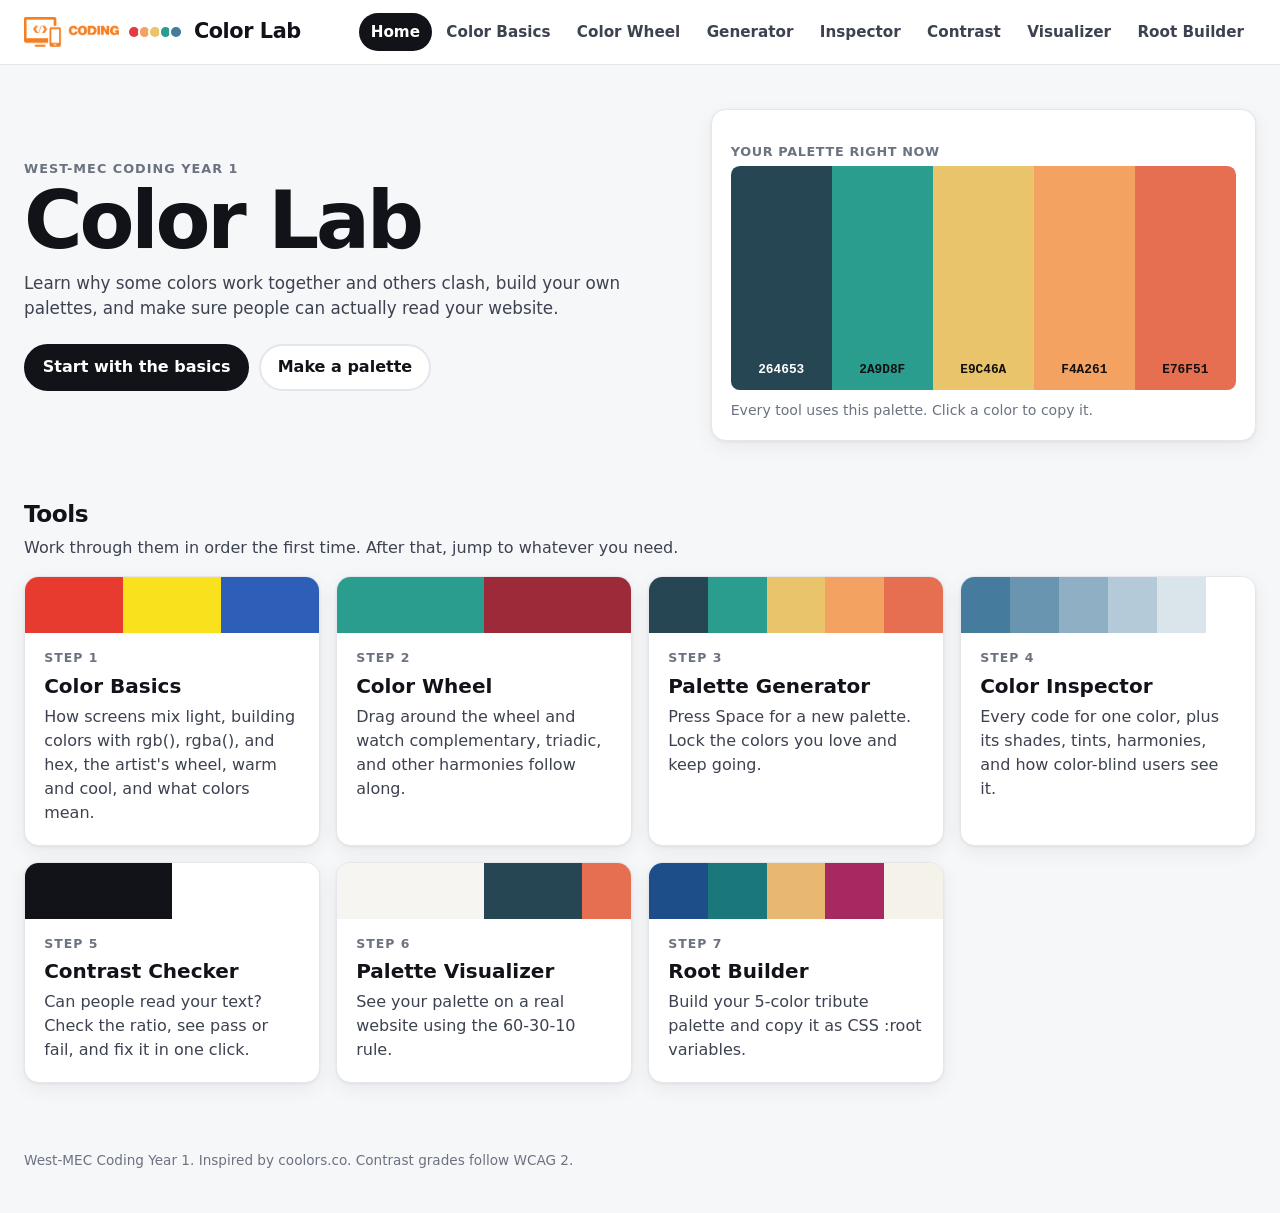
<file: index.html>
<!DOCTYPE html>
<html lang="en">
<head>
  <meta charset="UTF-8">
  <meta name="viewport" content="width=device-width, initial-scale=1.0">
  <title>Color Lab | West-MEC Coding</title>
  <link rel="stylesheet" href="./shared/css/global.css">
  <link rel="stylesheet" href="./homepage.css">
</head>
<body data-root="./" data-page="home">

  <header class="site-top" id="site-header"></header>

  <main class="page">

    <!-- Intro -->
    <section class="home-hero">
      <div class="home-hero-text">
        <p class="kicker">West-MEC Coding Year 1</p>
        <h1 class="home-title">Color Lab</h1>
        <p class="page-intro">Learn why some colors work together and others clash, build your own palettes, and make sure people can actually read your website.</p>
        <div class="home-buttons">
          <a class="button" href="./pages/basics/">Start with the basics</a>
          <a class="button button-light" href="./pages/generator/">Make a palette</a>
        </div>
      </div>
      <div class="home-palette-card">
        <p class="field-label">Your palette right now</p>
        <div class="home-palette" id="home-palette"></div>
        <p class="home-palette-note">Every tool uses this palette. Click a color to copy it.</p>
      </div>
    </section>

    <!-- Tools -->
    <section class="section">
      <h2 class="section-title">Tools</h2>
      <p class="section-text">Work through them in order the first time. After that, jump to whatever you need.</p>
      <div class="tool-grid" id="tool-grid"></div>
    </section>

  </main>

  <footer class="site-bottom">
    <p>West-MEC Coding Year 1. Inspired by coolors.co. Contrast grades follow WCAG 2.</p>
  </footer>

  <script src="./shared/js/color.js"></script>
  <script src="./shared/js/palette.js"></script>
  <script src="./shared/js/navbar.js"></script>
  <script src="./homepage.js"></script>
</body>
</html>
</file>
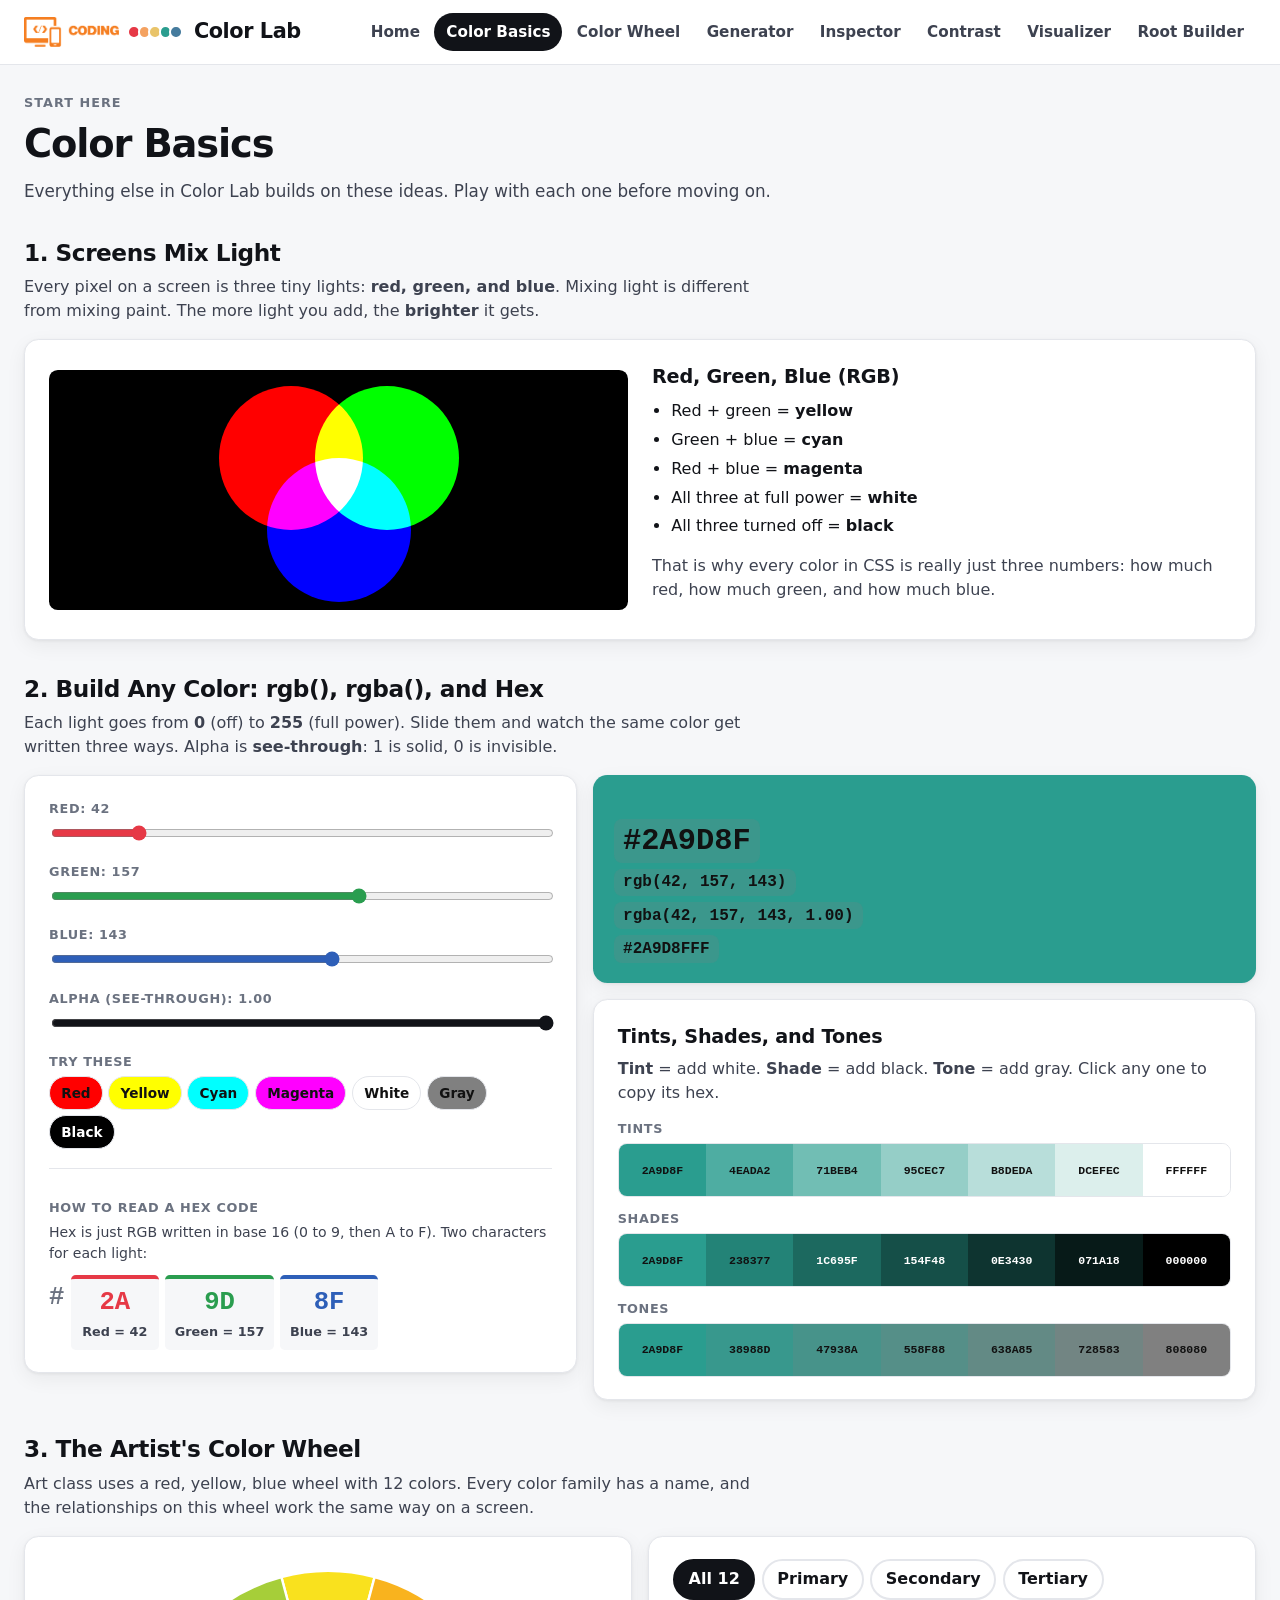
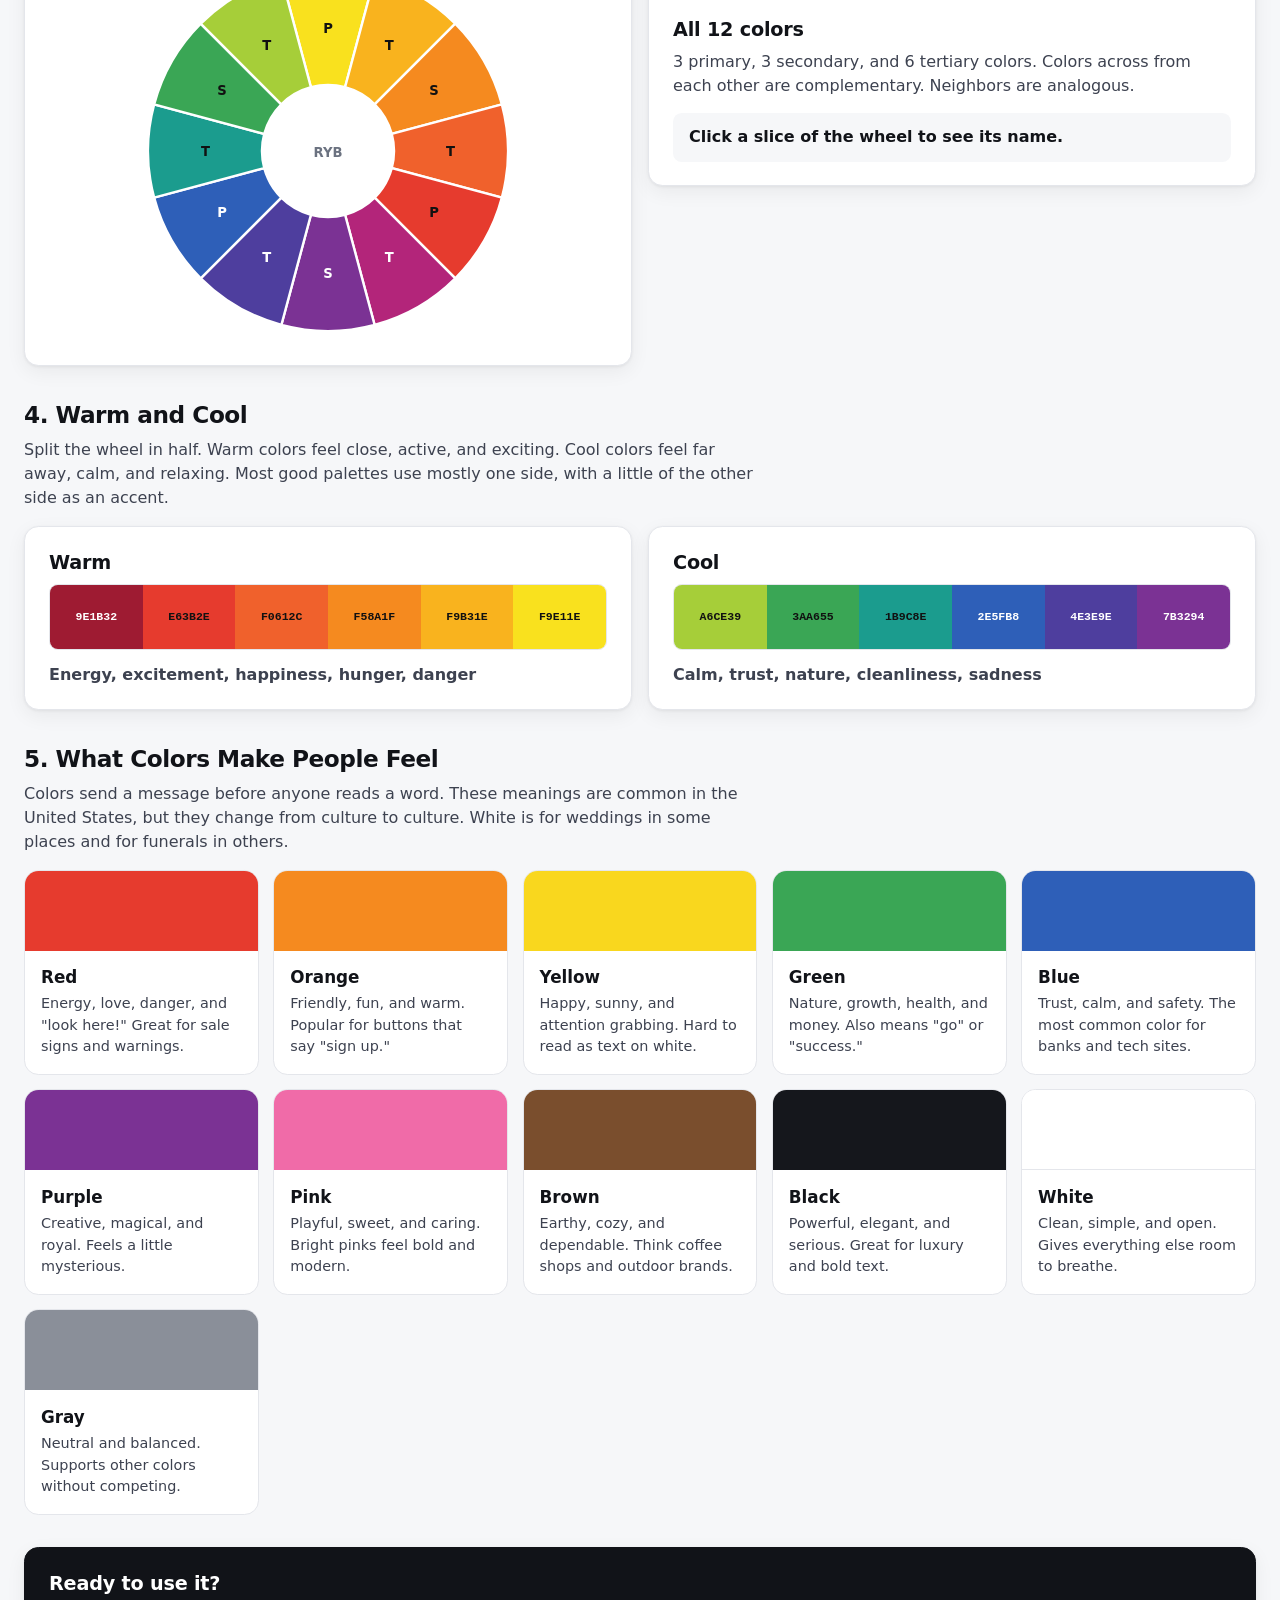
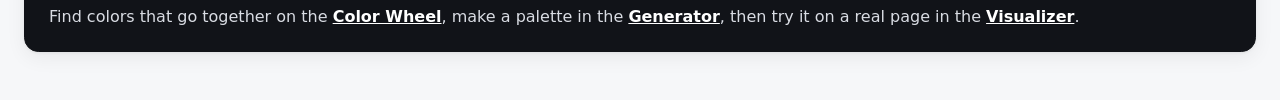
<file: pages/basics/index.html>
<!DOCTYPE html>
<html lang="en">
<head>
  <meta charset="UTF-8">
  <meta name="viewport" content="width=device-width, initial-scale=1.0">
  <title>Color Basics | Color Lab</title>
  <link rel="stylesheet" href="../../shared/css/global.css">
  <link rel="stylesheet" href="./basics.css">
</head>
<body data-root="../../" data-page="basics">

  <header class="site-top" id="site-header"></header>

  <main class="page">

    <div class="page-head">
      <p class="kicker">Start Here</p>
      <h1 class="page-title">Color Basics</h1>
      <p class="page-intro">Everything else in Color Lab builds on these ideas. Play with each one before moving on.</p>
    </div>

    <!-- Screens Mix Light -->
    <section class="section">
      <h2 class="section-title">1. Screens Mix Light</h2>
      <p class="section-text">Every pixel on a screen is three tiny lights: <strong>red, green, and blue</strong>. Mixing light is different from mixing paint. The more light you add, the <strong>brighter</strong> it gets.</p>
      <div class="card light-card">
        <div class="mix-stage mix-light" aria-hidden="true">
          <span class="mix-circle mix-red"></span>
          <span class="mix-circle mix-green"></span>
          <span class="mix-circle mix-blue"></span>
        </div>
        <div>
          <h3 class="card-title">Red, Green, Blue (RGB)</h3>
          <ul class="light-list">
            <li>Red + green = <strong>yellow</strong></li>
            <li>Green + blue = <strong>cyan</strong></li>
            <li>Red + blue = <strong>magenta</strong></li>
            <li>All three at full power = <strong>white</strong></li>
            <li>All three turned off = <strong>black</strong></li>
          </ul>
          <p class="card-text">That is why every color in CSS is really just three numbers: how much red, how much green, and how much blue.</p>
        </div>
      </div>
    </section>

    <!-- RGB Builder -->
    <section class="section">
      <h2 class="section-title">2. Build Any Color: rgb(), rgba(), and Hex</h2>
      <p class="section-text">Each light goes from <strong>0</strong> (off) to <strong>255</strong> (full power). Slide them and watch the same color get written three ways. Alpha is <strong>see-through</strong>: 1 is solid, 0 is invisible.</p>
      <div class="rgb-layout">
        <div class="card rgb-sliders">
          <div class="rgb-slider-row">
            <label class="field-label" for="red-slider">Red: <span id="red-value"></span></label>
            <input class="range-input channel-red" id="red-slider" type="range" min="0" max="255" value="42">
          </div>
          <div class="rgb-slider-row">
            <label class="field-label" for="green-slider">Green: <span id="green-value"></span></label>
            <input class="range-input channel-green" id="green-slider" type="range" min="0" max="255" value="157">
          </div>
          <div class="rgb-slider-row">
            <label class="field-label" for="blue-slider">Blue: <span id="blue-value"></span></label>
            <input class="range-input channel-blue" id="blue-slider" type="range" min="0" max="255" value="143">
          </div>
          <div class="rgb-slider-row">
            <label class="field-label" for="alpha-slider">Alpha (see-through): <span id="alpha-value"></span></label>
            <input class="range-input" id="alpha-slider" type="range" min="0" max="100" value="100">
          </div>
          <p class="field-label preset-label">Try these</p>
          <div class="preset-row" id="preset-row"></div>
          <div class="hex-reader">
            <p class="field-label">How to read a hex code</p>
            <p class="slider-help">Hex is just RGB written in base 16 (0 to 9, then A to F). Two characters for each light:</p>
            <div class="hex-pairs" id="hex-pairs"></div>
          </div>
        </div>
        <div class="rgb-result">
          <div class="checker">
            <div class="rgb-swatch" id="rgb-swatch">
              <button class="rgb-code" id="code-hex" type="button" title="Click to copy"></button>
              <button class="rgb-code rgb-code-small" id="code-rgb" type="button" title="Click to copy"></button>
              <button class="rgb-code rgb-code-small" id="code-rgba" type="button" title="Click to copy"></button>
              <button class="rgb-code rgb-code-small" id="code-hex-alpha" type="button" title="Click to copy"></button>
            </div>
          </div>
          <div class="card">
            <h3 class="card-title">Tints, Shades, and Tones</h3>
            <p class="card-text"><strong>Tint</strong> = add white. <strong>Shade</strong> = add black. <strong>Tone</strong> = add gray. Click any one to copy its hex.</p>
            <p class="field-label">Tints</p>
            <div class="swatch-row" id="tint-row"></div>
            <p class="field-label row-gap">Shades</p>
            <div class="swatch-row" id="shade-row"></div>
            <p class="field-label row-gap">Tones</p>
            <div class="swatch-row" id="tone-row"></div>
          </div>
        </div>
      </div>
    </section>

    <!-- Artist Wheel -->
    <section class="section">
      <h2 class="section-title">3. The Artist's Color Wheel</h2>
      <p class="section-text">Art class uses a red, yellow, blue wheel with 12 colors. Every color family has a name, and the relationships on this wheel work the same way on a screen.</p>
      <div class="artist-layout">
        <div class="card artist-card">
          <svg class="artist-wheel" id="artist-wheel" viewBox="-160 -160 320 320" role="img" aria-label="12 part artist color wheel"></svg>
        </div>
        <div class="card">
          <div class="type-buttons" id="type-buttons" role="group" aria-label="Highlight a color group">
            <button class="type-button" type="button" data-type="all" aria-pressed="true">All 12</button>
            <button class="type-button" type="button" data-type="primary" aria-pressed="false">Primary</button>
            <button class="type-button" type="button" data-type="secondary" aria-pressed="false">Secondary</button>
            <button class="type-button" type="button" data-type="tertiary" aria-pressed="false">Tertiary</button>
          </div>
          <h3 class="card-title" id="type-title"></h3>
          <p class="card-text" id="type-text"></p>
          <p class="artist-picked" id="artist-picked">Click a slice of the wheel to see its name.</p>
        </div>
      </div>
    </section>

    <!-- Warm and Cool -->
    <section class="section">
      <h2 class="section-title">4. Warm and Cool</h2>
      <p class="section-text">Split the wheel in half. Warm colors feel close, active, and exciting. Cool colors feel far away, calm, and relaxing. Most good palettes use mostly one side, with a little of the other side as an accent.</p>
      <div class="temp-grid">
        <div class="card">
          <h3 class="card-title">Warm</h3>
          <div class="swatch-row temp-row" id="warm-row"></div>
          <p class="card-text temp-words">Energy, excitement, happiness, hunger, danger</p>
        </div>
        <div class="card">
          <h3 class="card-title">Cool</h3>
          <div class="swatch-row temp-row" id="cool-row"></div>
          <p class="card-text temp-words">Calm, trust, nature, cleanliness, sadness</p>
        </div>
      </div>
    </section>

    <!-- Meaning -->
    <section class="section">
      <h2 class="section-title">5. What Colors Make People Feel</h2>
      <p class="section-text">Colors send a message before anyone reads a word. These meanings are common in the United States, but they change from culture to culture. White is for weddings in some places and for funerals in others.</p>
      <div class="meaning-grid" id="meaning-grid"></div>
    </section>

    <!-- Next -->
    <section class="section">
      <div class="card next-card">
        <h2 class="card-title">Ready to use it?</h2>
        <p class="card-text">Find colors that go together on the <a href="../wheel/">Color Wheel</a>, make a palette in the <a href="../generator/">Generator</a>, then try it on a real page in the <a href="../visualizer/">Visualizer</a>.</p>
      </div>
    </section>

  </main>

  <script src="../../shared/js/color.js"></script>
  <script src="../../shared/js/palette.js"></script>
  <script src="../../shared/js/navbar.js"></script>
  <script src="./basics.js"></script>
</body>
</html>
</file>
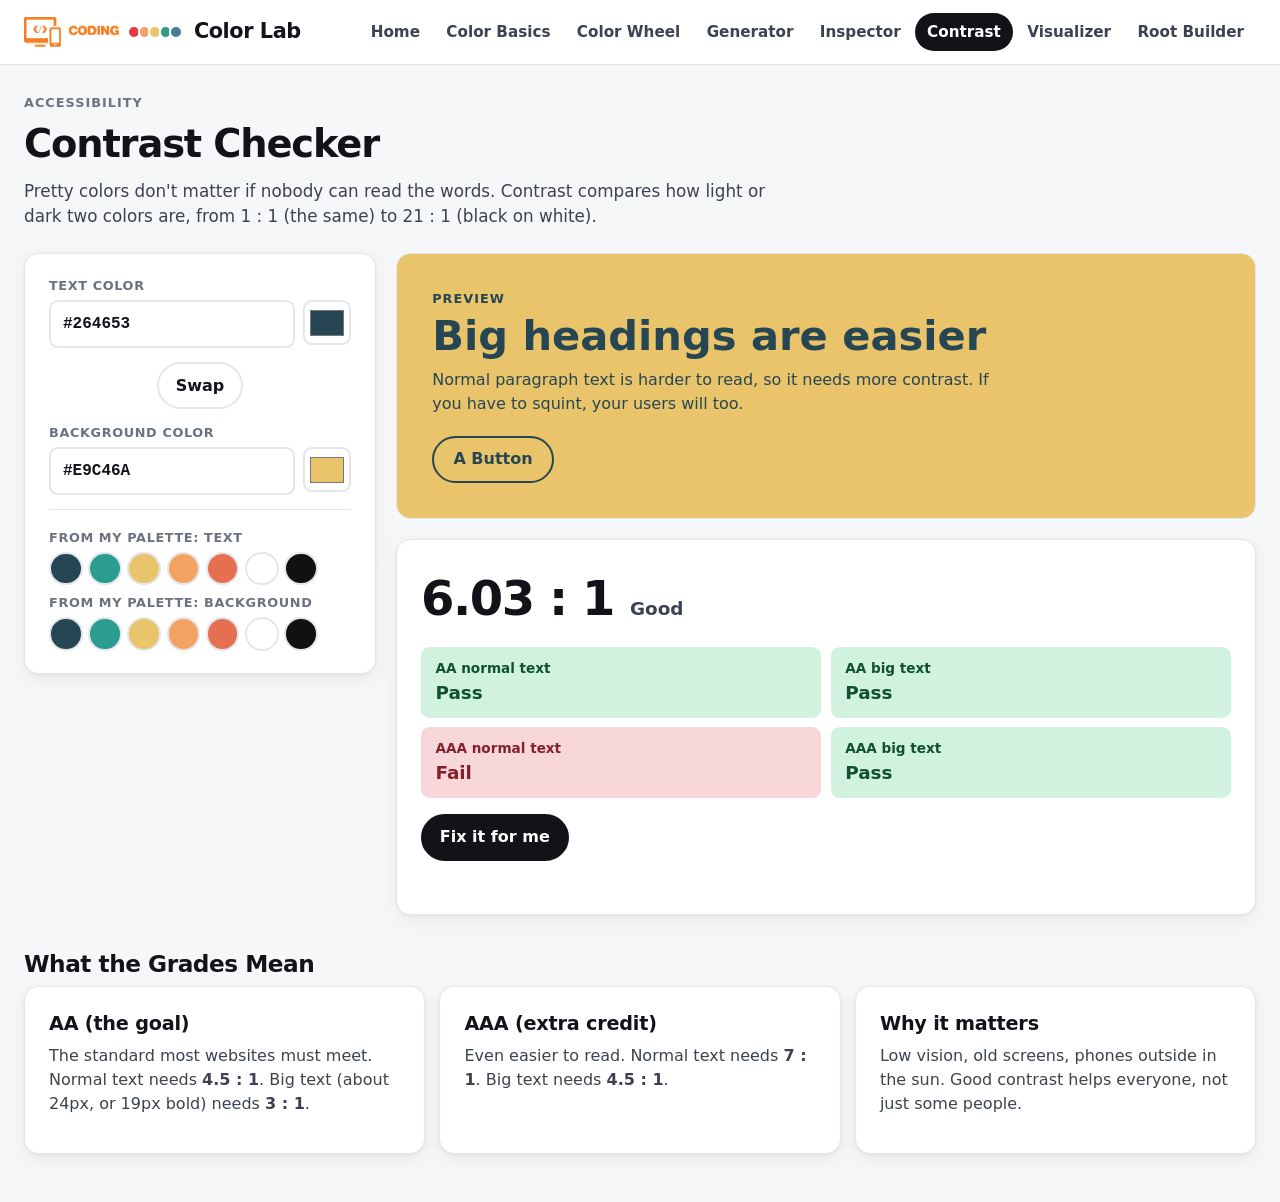
<file: pages/contrast/index.html>
<!DOCTYPE html>
<html lang="en">
<head>
  <meta charset="UTF-8">
  <meta name="viewport" content="width=device-width, initial-scale=1.0">
  <title>Contrast Checker | Color Lab</title>
  <link rel="stylesheet" href="../../shared/css/global.css">
  <link rel="stylesheet" href="./contrast.css">
</head>
<body data-root="../../" data-page="contrast">

  <header class="site-top" id="site-header"></header>

  <main class="page">

    <div class="page-head">
      <p class="kicker">Accessibility</p>
      <h1 class="page-title">Contrast Checker</h1>
      <p class="page-intro">Pretty colors don't matter if nobody can read the words. Contrast compares how light or dark two colors are, from 1 : 1 (the same) to 21 : 1 (black on white).</p>
    </div>

    <div class="contrast-layout">

      <!-- Controls -->
      <section class="card contrast-controls">
        <div class="contrast-field">
          <label class="field-label" for="text-hex">Text color</label>
          <div class="color-field">
            <input class="text-input hex-input" id="text-hex" type="text" maxlength="7" spellcheck="false">
            <input id="text-picker" type="color" aria-label="Pick the text color">
          </div>
        </div>

        <button class="button button-light swap-button" id="swap-button" type="button" aria-label="Swap text and background">Swap</button>

        <div class="contrast-field">
          <label class="field-label" for="bg-hex">Background color</label>
          <div class="color-field">
            <input class="text-input hex-input" id="bg-hex" type="text" maxlength="7" spellcheck="false">
            <input id="bg-picker" type="color" aria-label="Pick the background color">
          </div>
        </div>

        <div class="palette-picks">
          <p class="field-label">From my palette: text</p>
          <div class="pick-row" id="pick-text"></div>
          <p class="field-label">From my palette: background</p>
          <div class="pick-row" id="pick-bg"></div>
        </div>
      </section>

      <!-- Result -->
      <section class="contrast-result">
        <div class="contrast-preview" id="contrast-preview">
          <p class="preview-kicker">Preview</p>
          <h2 class="preview-heading">Big headings are easier</h2>
          <p class="preview-text">Normal paragraph text is harder to read, so it needs more contrast. If you have to squint, your users will too.</p>
          <span class="preview-button" id="preview-button">A Button</span>
        </div>

        <div class="card ratio-card">
          <div class="ratio-top">
            <p class="ratio-number" id="ratio-number"></p>
            <p class="ratio-word" id="ratio-word"></p>
          </div>
          <div class="grade-grid" id="grade-grid"></div>
          <button class="button fix-button" id="fix-button" type="button">Fix it for me</button>
          <p class="fix-note" id="fix-note" aria-live="polite"></p>
        </div>
      </section>

    </div>

    <!-- Rules -->
    <section class="section">
      <h2 class="section-title">What the Grades Mean</h2>
      <div class="rule-grid">
        <div class="card">
          <h3 class="card-title">AA (the goal)</h3>
          <p class="card-text">The standard most websites must meet. Normal text needs <strong>4.5 : 1</strong>. Big text (about 24px, or 19px bold) needs <strong>3 : 1</strong>.</p>
        </div>
        <div class="card">
          <h3 class="card-title">AAA (extra credit)</h3>
          <p class="card-text">Even easier to read. Normal text needs <strong>7 : 1</strong>. Big text needs <strong>4.5 : 1</strong>.</p>
        </div>
        <div class="card">
          <h3 class="card-title">Why it matters</h3>
          <p class="card-text">Low vision, old screens, phones outside in the sun. Good contrast helps everyone, not just some people.</p>
        </div>
      </div>
    </section>

  </main>

  <script src="../../shared/js/color.js"></script>
  <script src="../../shared/js/palette.js"></script>
  <script src="../../shared/js/navbar.js"></script>
  <script src="./contrast.js"></script>
</body>
</html>
</file>
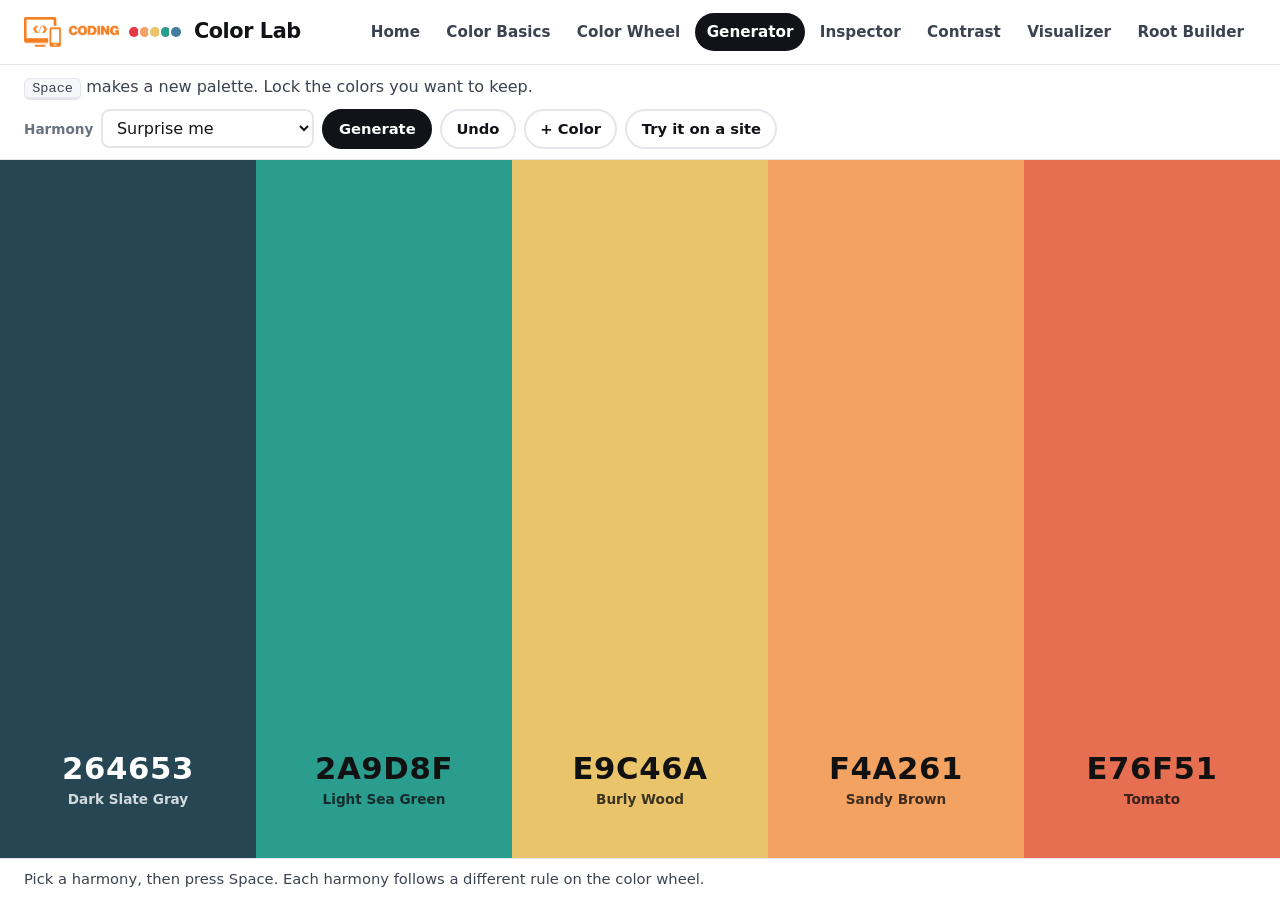
<file: pages/generator/index.html>
<!DOCTYPE html>
<html lang="en">
<head>
  <meta charset="UTF-8">
  <meta name="viewport" content="width=device-width, initial-scale=1.0">
  <title>Palette Generator | Color Lab</title>
  <link rel="stylesheet" href="../../shared/css/global.css">
  <link rel="stylesheet" href="./generator.css">
</head>
<body data-root="../../" data-page="generator">

  <header class="site-top" id="site-header"></header>

  <!-- Toolbar -->
  <div class="gen-toolbar">
    <p class="gen-hint"><kbd>Space</kbd> makes a new palette. Lock the colors you want to keep.</p>
    <div class="gen-controls">
      <label class="gen-select-label" for="harmony-select">Harmony</label>
      <select class="select-input gen-select" id="harmony-select">
        <option value="surprise">Surprise me</option>
        <option value="random">Totally random</option>
        <option value="analogous">Analogous</option>
        <option value="monochromatic">Monochromatic</option>
        <option value="complementary">Complementary</option>
        <option value="split">Split Complementary</option>
        <option value="triadic">Triadic</option>
        <option value="square">Square</option>
      </select>
      <button class="button gen-button" id="generate-button" type="button">Generate</button>
      <button class="button button-light gen-button" id="undo-button" type="button" title="Undo (Ctrl + Z)">Undo</button>
      <button class="button button-light gen-button" id="add-button" type="button" title="Add a color">+ Color</button>
      <a class="button button-light gen-button" href="../visualizer/">Try it on a site</a>
    </div>
  </div>

  <!-- Color Columns -->
  <main class="gen-colors" id="gen-colors" aria-label="Palette"></main>
  <p class="gen-harmony-note" id="harmony-note" aria-live="polite"></p>

  <script src="../../shared/js/color.js"></script>
  <script src="../../shared/js/palette.js"></script>
  <script src="../../shared/js/navbar.js"></script>
  <script src="./generator.js"></script>
</body>
</html>
</file>
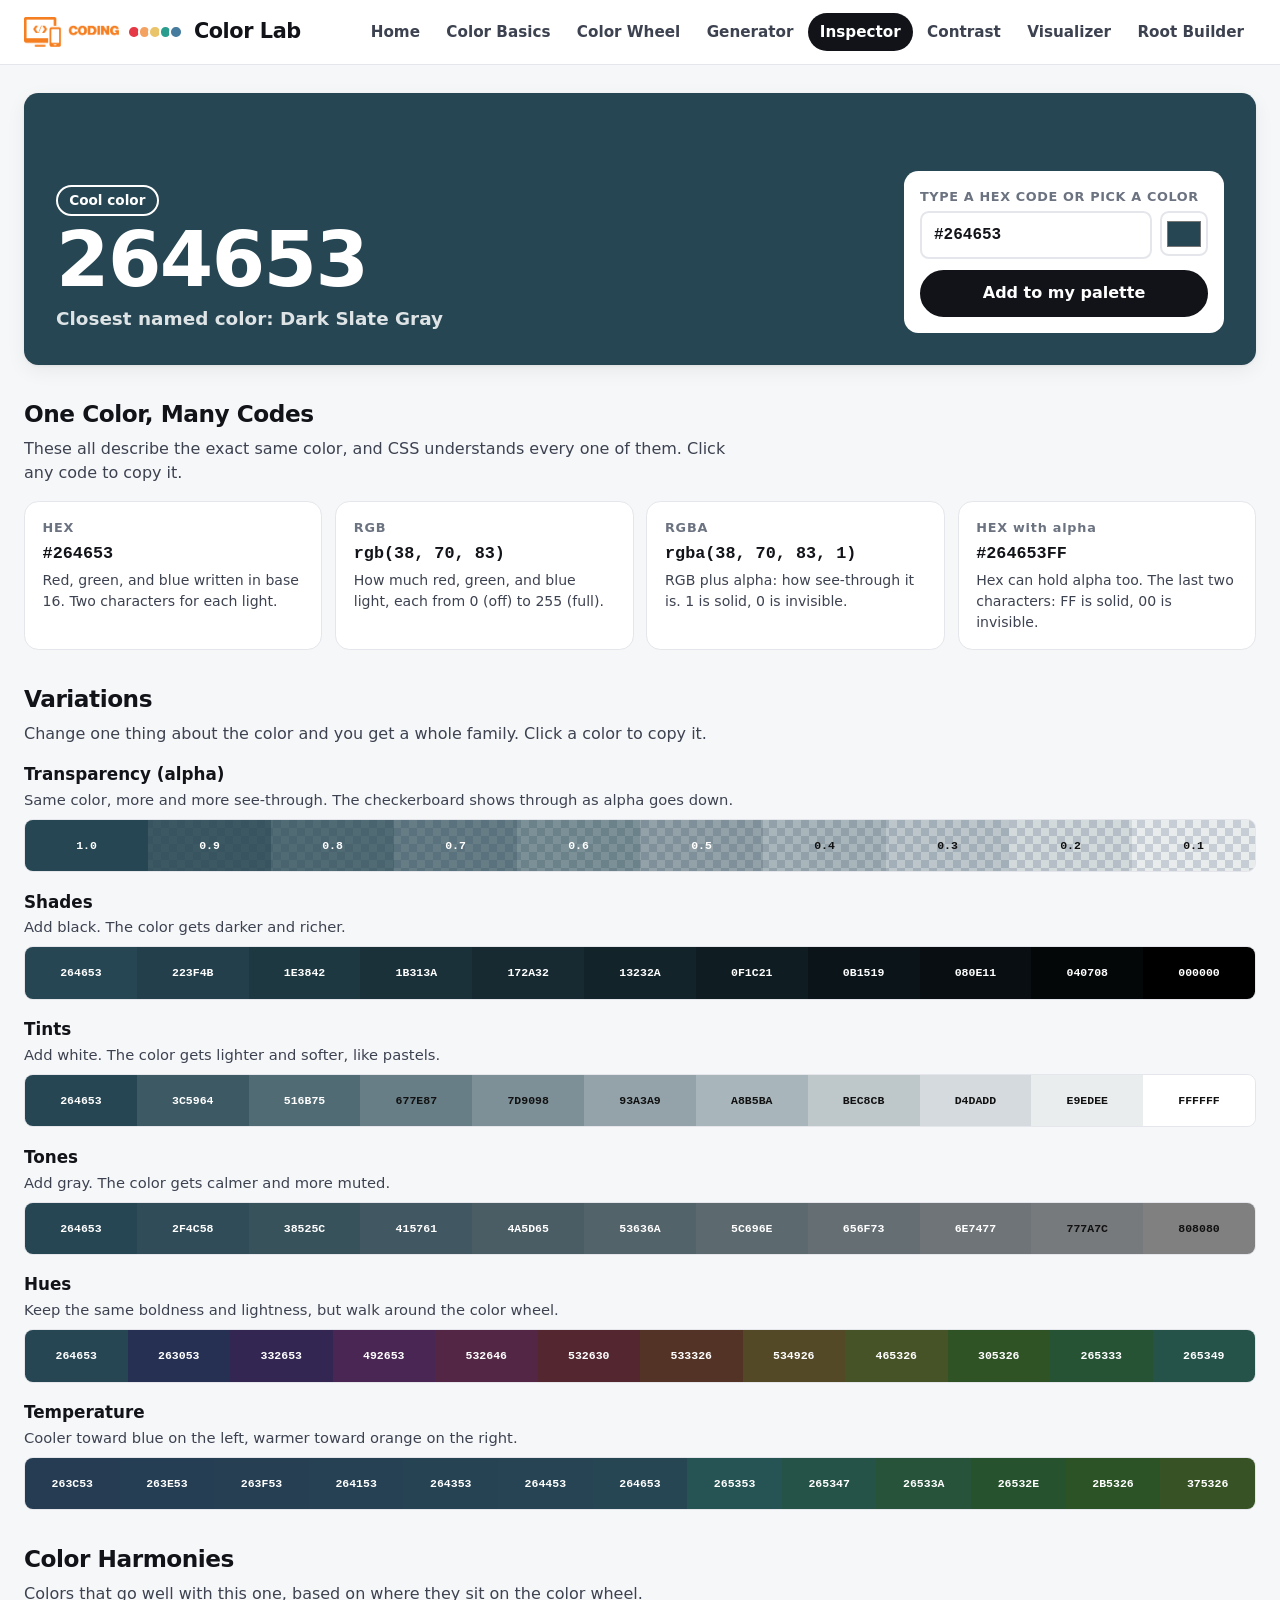
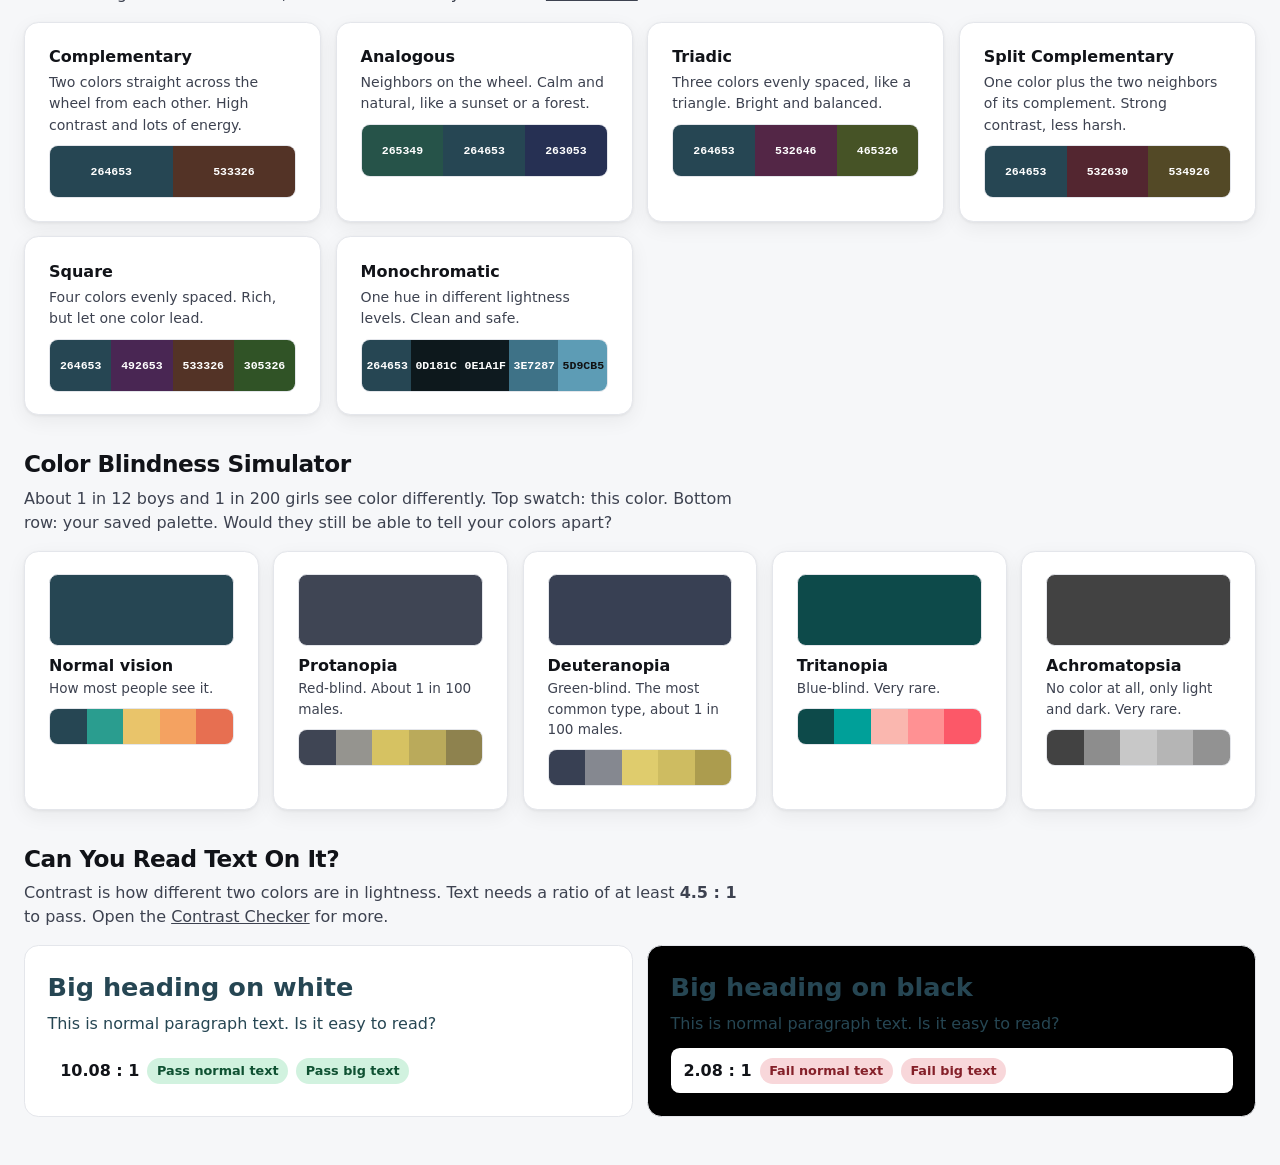
<file: pages/inspector/index.html>
<!DOCTYPE html>
<html lang="en">
<head>
  <meta charset="UTF-8">
  <meta name="viewport" content="width=device-width, initial-scale=1.0">
  <title>Color Inspector | Color Lab</title>
  <link rel="stylesheet" href="../../shared/css/global.css">
  <link rel="stylesheet" href="./inspector.css">
</head>
<body data-root="../../" data-page="inspector">

  <header class="site-top" id="site-header"></header>

  <main class="page">

    <!-- Pick a Color -->
    <section class="inspect-hero" id="inspect-hero">
      <div class="inspect-hero-text">
        <p class="inspect-temp" id="inspect-temp"></p>
        <h1 class="inspect-hex" id="inspect-hex"></h1>
        <p class="inspect-name" id="inspect-name"></p>
      </div>
      <div class="inspect-picker">
        <label class="field-label inspect-label" for="color-input">Type a hex code or pick a color</label>
        <div class="color-field">
          <input class="text-input hex-input" id="color-input" type="text" maxlength="7" spellcheck="false">
          <input id="color-picker" type="color" aria-label="Pick a color">
        </div>
        <button class="button inspect-add" id="add-to-palette" type="button">Add to my palette</button>
      </div>
    </section>

    <!-- Conversions -->
    <section class="section">
      <h2 class="section-title">One Color, Many Codes</h2>
      <p class="section-text">These all describe the exact same color, and CSS understands every one of them. Click any code to copy it.</p>
      <div class="code-grid" id="code-grid"></div>
    </section>

    <!-- Variations -->
    <section class="section">
      <h2 class="section-title">Variations</h2>
      <p class="section-text">Change one thing about the color and you get a whole family. Click a color to copy it.</p>
      <div class="variation-list" id="variation-list"></div>
    </section>

    <!-- Harmonies -->
    <section class="section">
      <h2 class="section-title">Color Harmonies</h2>
      <p class="section-text">Colors that go well with this one, based on where they sit on the <a href="../wheel/">color wheel</a>.</p>
      <div class="harmony-grid" id="harmony-grid"></div>
    </section>

    <!-- Color Blindness -->
    <section class="section">
      <h2 class="section-title">Color Blindness Simulator</h2>
      <p class="section-text">About 1 in 12 boys and 1 in 200 girls see color differently. Top swatch: this color. Bottom row: your saved palette. Would they still be able to tell your colors apart?</p>
      <div class="vision-grid" id="vision-grid"></div>
    </section>

    <!-- Contrast -->
    <section class="section">
      <h2 class="section-title">Can You Read Text On It?</h2>
      <p class="section-text">Contrast is how different two colors are in lightness. Text needs a ratio of at least <strong>4.5 : 1</strong> to pass. Open the <a href="../contrast/">Contrast Checker</a> for more.</p>
      <div class="contrast-pair" id="contrast-pair"></div>
    </section>

  </main>

  <script src="../../shared/js/color.js"></script>
  <script src="../../shared/js/palette.js"></script>
  <script src="../../shared/js/navbar.js"></script>
  <script src="./inspector.js"></script>
</body>
</html>
</file>
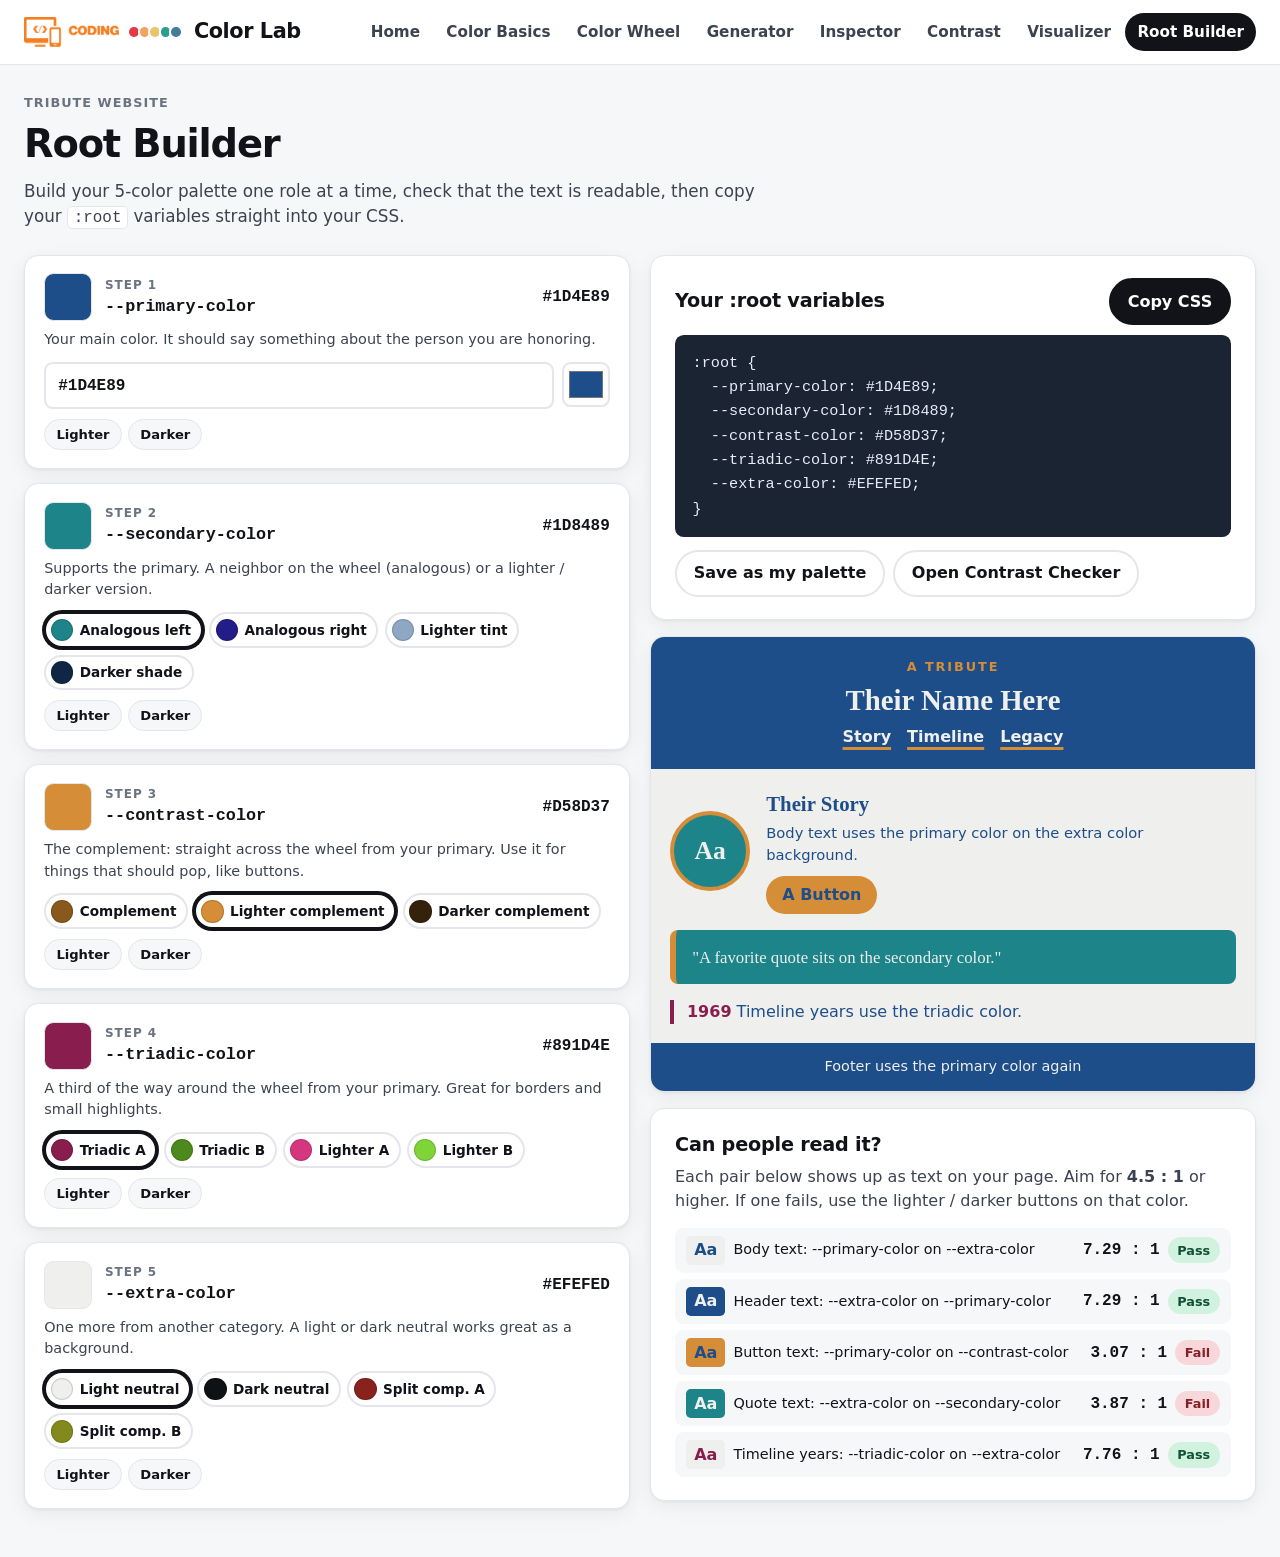
<file: pages/root/index.html>
<!DOCTYPE html>
<html lang="en">
<head>
  <meta charset="UTF-8">
  <meta name="viewport" content="width=device-width, initial-scale=1.0">
  <title>Root Builder | Color Lab</title>
  <link rel="stylesheet" href="../../shared/css/global.css">
  <link rel="stylesheet" href="./root.css">
</head>
<body data-root="../../" data-page="root">

  <header class="site-top" id="site-header"></header>

  <main class="page">

    <div class="page-head">
      <p class="kicker">Tribute Website</p>
      <h1 class="page-title">Root Builder</h1>
      <p class="page-intro">Build your 5-color palette one role at a time, check that the text is readable, then copy your <code class="inline-code">:root</code> variables straight into your CSS.</p>
    </div>

    <div class="root-layout">

      <!-- Pick the roles -->
      <section class="root-steps" id="root-steps" aria-label="Pick your colors"></section>

      <!-- Results -->
      <section class="root-results">

        <div class="card">
          <div class="code-head">
            <h2 class="card-title">Your :root variables</h2>
            <button class="button" id="copy-code" type="button">Copy CSS</button>
          </div>
          <pre class="root-code" id="root-code"></pre>
          <div class="root-actions">
            <button class="button button-light" id="save-palette" type="button">Save as my palette</button>
            <a class="button button-light" href="../contrast/">Open Contrast Checker</a>
          </div>
        </div>

        <!-- Mini tribute page that uses the variables -->
        <div class="preview" id="preview" aria-label="Preview of a tribute page with your colors">
          <div class="preview-header">
            <p class="preview-kicker">A Tribute</p>
            <p class="preview-title">Their Name Here</p>
            <p class="preview-nav"><span>Story</span><span>Timeline</span><span>Legacy</span></p>
          </div>
          <div class="preview-body">
            <div class="preview-story">
              <span class="preview-portrait" aria-hidden="true">Aa</span>
              <div>
                <p class="preview-heading">Their Story</p>
                <p class="preview-text">Body text uses the primary color on the extra color background.</p>
                <span class="preview-button">A Button</span>
              </div>
            </div>
            <p class="preview-quote">"A favorite quote sits on the secondary color."</p>
            <p class="preview-year"><span>1969</span> Timeline years use the triadic color.</p>
          </div>
          <div class="preview-footer">Footer uses the primary color again</div>
        </div>

        <div class="card">
          <h2 class="card-title">Can people read it?</h2>
          <p class="card-text">Each pair below shows up as text on your page. Aim for <strong>4.5 : 1</strong> or higher. If one fails, use the lighter / darker buttons on that color.</p>
          <ul class="check-list" id="check-list"></ul>
        </div>

      </section>
    </div>
  </main>

  <script src="../../shared/js/color.js"></script>
  <script src="../../shared/js/palette.js"></script>
  <script src="../../shared/js/navbar.js"></script>
  <script src="./root.js"></script>
</body>
</html>
</file>
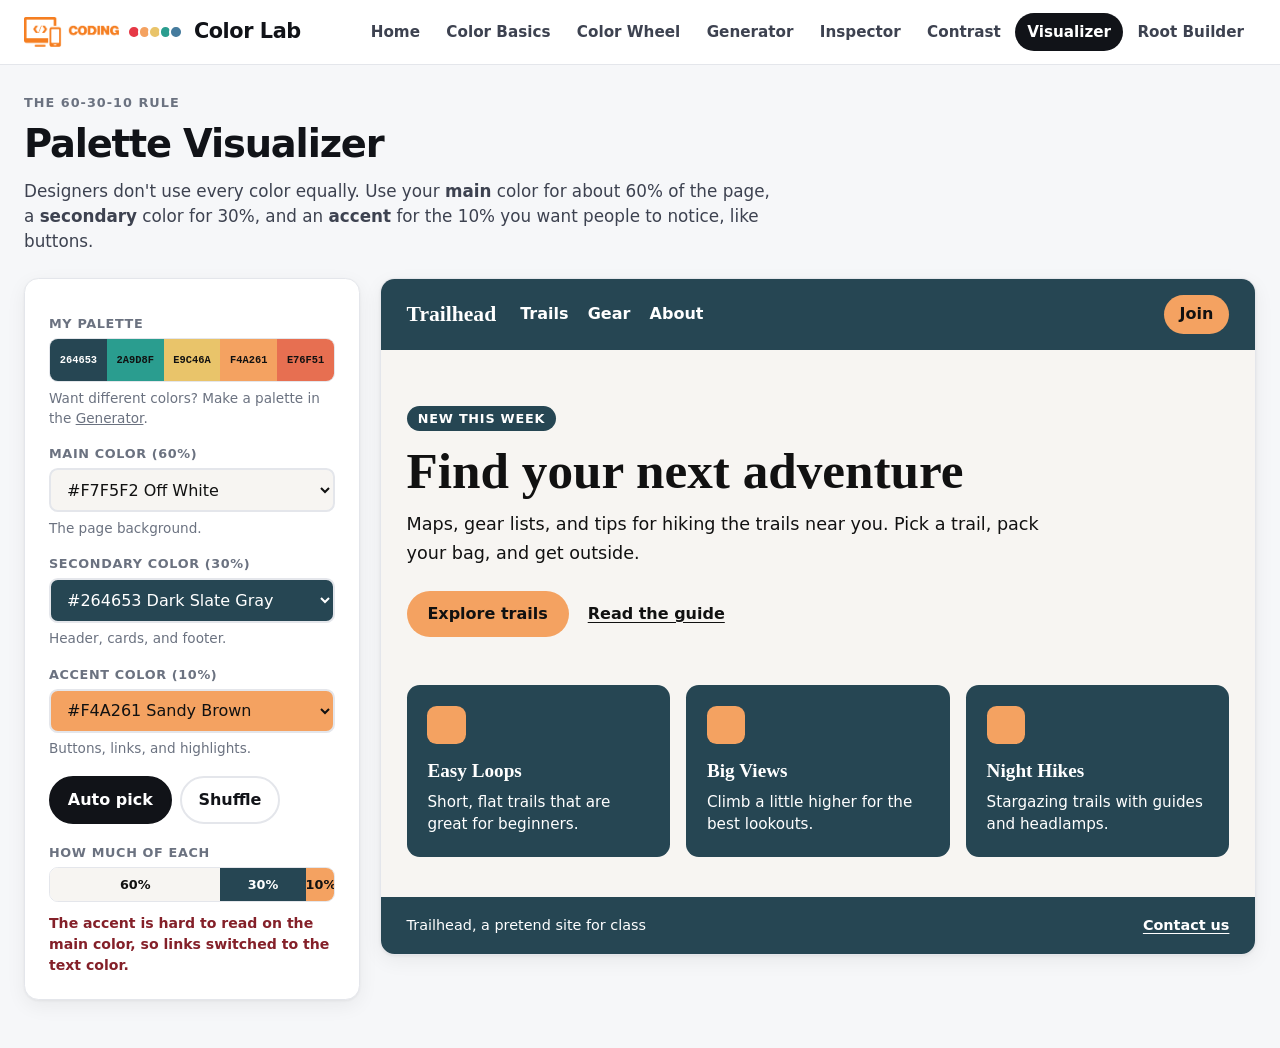
<file: pages/visualizer/index.html>
<!DOCTYPE html>
<html lang="en">
<head>
  <meta charset="UTF-8">
  <meta name="viewport" content="width=device-width, initial-scale=1.0">
  <title>Palette Visualizer | Color Lab</title>
  <link rel="stylesheet" href="../../shared/css/global.css">
  <link rel="stylesheet" href="./visualizer.css">
</head>
<body data-root="../../" data-page="visualizer">

  <header class="site-top" id="site-header"></header>

  <main class="page">

    <div class="page-head">
      <p class="kicker">The 60-30-10 Rule</p>
      <h1 class="page-title">Palette Visualizer</h1>
      <p class="page-intro">Designers don't use every color equally. Use your <strong>main</strong> color for about 60% of the page, a <strong>secondary</strong> color for 30%, and an <strong>accent</strong> for the 10% you want people to notice, like buttons.</p>
    </div>

    <div class="vis-layout">

      <!-- Roles -->
      <section class="card vis-controls">
        <p class="field-label">My palette</p>
        <div class="swatch-row vis-palette" id="vis-palette"></div>
        <p class="vis-small">Want different colors? Make a palette in the <a href="../generator/">Generator</a>.</p>

        <div class="role-field">
          <label class="field-label" for="role-main">Main color (60%)</label>
          <select class="select-input" id="role-main"></select>
          <p class="vis-small">The page background.</p>
        </div>
        <div class="role-field">
          <label class="field-label" for="role-secondary">Secondary color (30%)</label>
          <select class="select-input" id="role-secondary"></select>
          <p class="vis-small">Header, cards, and footer.</p>
        </div>
        <div class="role-field">
          <label class="field-label" for="role-accent">Accent color (10%)</label>
          <select class="select-input" id="role-accent"></select>
          <p class="vis-small">Buttons, links, and highlights.</p>
        </div>

        <div class="vis-actions">
          <button class="button" id="auto-button" type="button">Auto pick</button>
          <button class="button button-light" id="shuffle-button" type="button">Shuffle</button>
        </div>

        <p class="field-label vis-split-label">How much of each</p>
        <div class="split-bar" id="split-bar"></div>
        <p class="vis-warning" id="vis-warning" aria-live="polite"></p>
      </section>

      <!-- Mock Website -->
      <section class="mock" id="mock" aria-label="Example website using your palette">
        <header class="mock-header">
          <span class="mock-logo">Trailhead</span>
          <nav class="mock-nav" aria-label="Example">
            <span>Trails</span>
            <span>Gear</span>
            <span>About</span>
          </nav>
          <span class="mock-button mock-button-small">Join</span>
        </header>

        <div class="mock-hero">
          <p class="mock-tag">New this week</p>
          <h2 class="mock-title">Find your next <span class="mock-highlight">adventure</span></h2>
          <p class="mock-text">Maps, gear lists, and tips for hiking the trails near you. Pick a trail, pack your bag, and get outside.</p>
          <div class="mock-hero-buttons">
            <span class="mock-button">Explore trails</span>
            <span class="mock-link">Read the guide</span>
          </div>
        </div>

        <div class="mock-cards">
          <article class="mock-card">
            <span class="mock-icon" aria-hidden="true"></span>
            <h3 class="mock-card-title">Easy Loops</h3>
            <p class="mock-card-text">Short, flat trails that are great for beginners.</p>
          </article>
          <article class="mock-card">
            <span class="mock-icon" aria-hidden="true"></span>
            <h3 class="mock-card-title">Big Views</h3>
            <p class="mock-card-text">Climb a little higher for the best lookouts.</p>
          </article>
          <article class="mock-card">
            <span class="mock-icon" aria-hidden="true"></span>
            <h3 class="mock-card-title">Night Hikes</h3>
            <p class="mock-card-text">Stargazing trails with guides and headlamps.</p>
          </article>
        </div>

        <footer class="mock-footer">
          <span>Trailhead, a pretend site for class</span>
          <span class="mock-link">Contact us</span>
        </footer>
      </section>

    </div>
  </main>

  <script src="../../shared/js/color.js"></script>
  <script src="../../shared/js/palette.js"></script>
  <script src="../../shared/js/navbar.js"></script>
  <script src="./visualizer.js"></script>
</body>
</html>
</file>
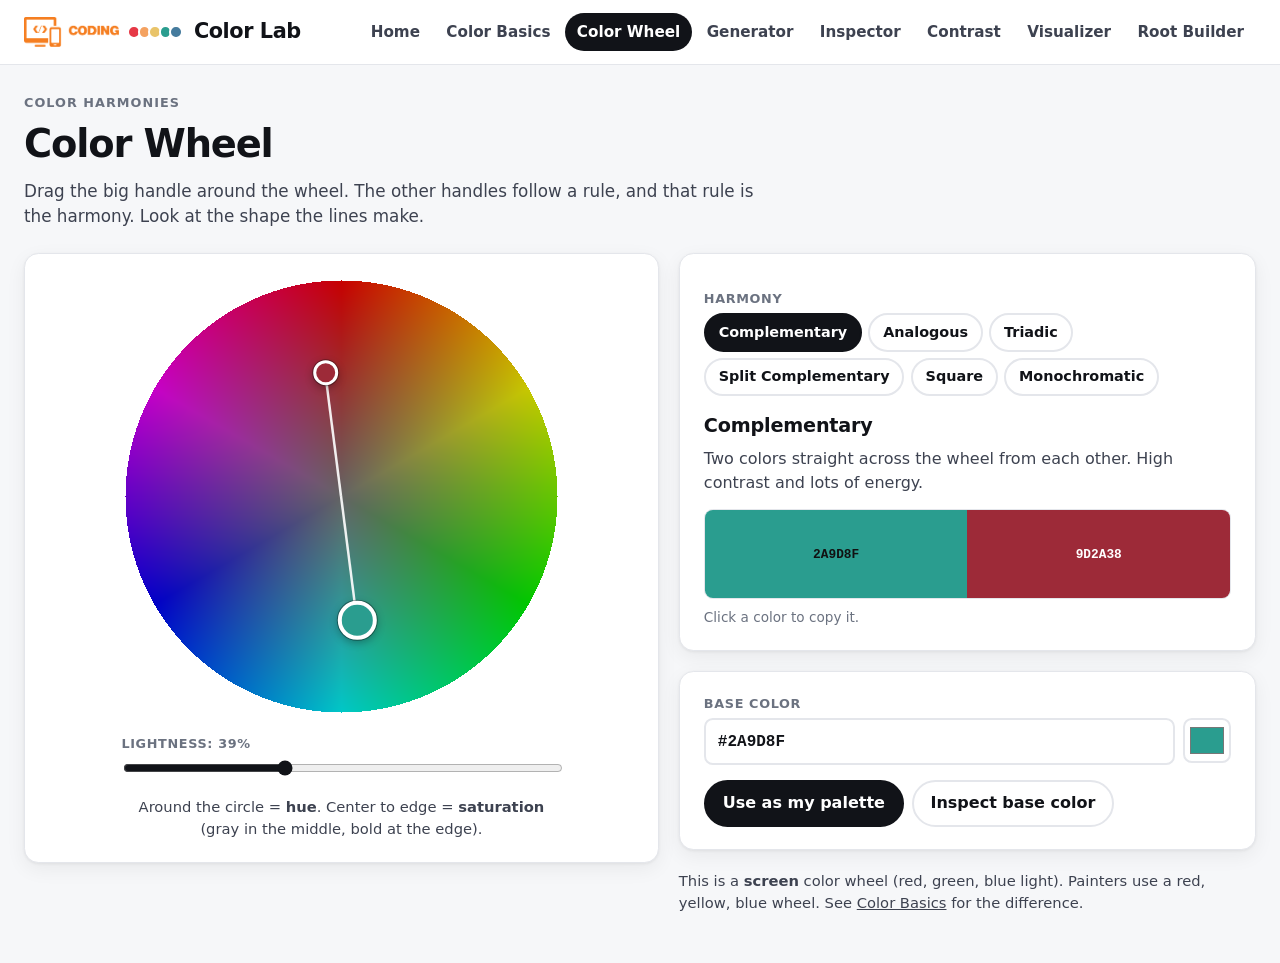
<file: pages/wheel/index.html>
<!DOCTYPE html>
<html lang="en">
<head>
  <meta charset="UTF-8">
  <meta name="viewport" content="width=device-width, initial-scale=1.0">
  <title>Color Wheel | Color Lab</title>
  <link rel="stylesheet" href="../../shared/css/global.css">
  <link rel="stylesheet" href="./wheel.css">
</head>
<body data-root="../../" data-page="wheel">

  <header class="site-top" id="site-header"></header>

  <main class="page">

    <div class="page-head">
      <p class="kicker">Color Harmonies</p>
      <h1 class="page-title">Color Wheel</h1>
      <p class="page-intro">Drag the big handle around the wheel. The other handles follow a rule, and that rule is the harmony. Look at the shape the lines make.</p>
    </div>

    <div class="wheel-layout">

      <!-- Wheel -->
      <section class="card wheel-card" aria-label="Color wheel">
        <div class="wheel-stage" id="wheel-stage">
          <canvas class="wheel-canvas" id="wheel-canvas" width="440" height="440"></canvas>
          <svg class="wheel-lines" id="wheel-lines" viewBox="0 0 440 440" aria-hidden="true"></svg>
          <div class="wheel-handles" id="wheel-handles"></div>
        </div>
        <div class="wheel-slider">
          <label class="field-label" for="lightness-slider">Lightness: <span id="lightness-value">50</span>%</label>
          <input class="range-input" id="lightness-slider" type="range" min="10" max="90" value="50">
        </div>
        <p class="wheel-note">Around the circle = <strong>hue</strong>. Center to edge = <strong>saturation</strong> (gray in the middle, bold at the edge).</p>
      </section>

      <!-- Harmony Controls -->
      <section class="wheel-side">
        <div class="card">
          <p class="field-label">Harmony</p>
          <div class="harmony-buttons" id="harmony-buttons" role="group" aria-label="Pick a harmony"></div>
          <h2 class="card-title harmony-name" id="harmony-name"></h2>
          <p class="card-text" id="harmony-about"></p>
          <div class="swatch-row harmony-swatches" id="harmony-swatches"></div>
          <p class="wheel-tip">Click a color to copy it.</p>
        </div>

        <div class="card">
          <label class="field-label" for="base-hex">Base color</label>
          <div class="color-field">
            <input class="text-input hex-input" id="base-hex" type="text" maxlength="7" spellcheck="false">
            <input id="base-picker" type="color" aria-label="Pick a base color">
          </div>
          <div class="wheel-actions">
            <button class="button" id="use-palette" type="button">Use as my palette</button>
            <a class="button button-light" id="inspect-link" href="#">Inspect base color</a>
          </div>
        </div>

        <p class="wheel-footnote">This is a <strong>screen</strong> color wheel (red, green, blue light). Painters use a red, yellow, blue wheel. See <a href="../basics/">Color Basics</a> for the difference.</p>
      </section>

    </div>
  </main>

  <script src="../../shared/js/color.js"></script>
  <script src="../../shared/js/palette.js"></script>
  <script src="../../shared/js/navbar.js"></script>
  <script src="./wheel.js"></script>
</body>
</html>
</file>
<file: shared/css/global.css>
/* Color Lab site styles. The interface stays black, white, and gray so the colors are the star. */

:root {
  --ink: #111318;
  --ink-soft: #3d4250;
  --muted: #6b7280;
  --line: #e4e6eb;
  --surface: #ffffff;
  --page-bg: #f6f7f9;
  --focus: #2563eb;
  --orange: #f57e20;
  --navy: #0c2340;
  --radius: 0.9rem;
  --radius-small: 0.55rem;
  --shadow: 0 1px 3px rgba(17, 19, 24, 0.06), 0 6px 20px rgba(17, 19, 24, 0.06);
  --font-ui: "Segoe UI", system-ui, -apple-system, Roboto, Arial, sans-serif;
  --font-code: Consolas, "Courier New", monospace;
  --header-height: 4rem;
}

* {
  box-sizing: border-box;
}

body {
  margin: 0;
  font-family: var(--font-ui);
  color: var(--ink);
  background: var(--page-bg);
  line-height: 1.5;
}

a {
  color: inherit;
}

:focus-visible {
  outline: 3px solid var(--focus);
  outline-offset: 2px;
}

/* Header */
.site-top {
  position: sticky;
  top: 0;
  z-index: 50;
  background: var(--surface);
  border-bottom: 1px solid var(--line);
}

.header-inner {
  display: flex;
  flex-wrap: wrap;
  align-items: center;
  justify-content: space-between;
  gap: 0.5rem 1.5rem;
  max-width: 90rem;
  min-height: var(--header-height);
  margin: 0 auto;
  padding: 0.5rem 1.5rem;
}

.brand {
  display: flex;
  align-items: center;
  gap: 0.7rem;
  text-decoration: none;
}

.brand-logo {
  height: 1.9rem;
  width: auto;
}

.brand-dots {
  display: flex;
}

.brand-dots span {
  width: 0.85rem;
  height: 0.85rem;
  margin-left: -0.2rem;
  border: 2px solid var(--surface);
  border-radius: 50%;
}

.brand-name {
  font-size: 1.3rem;
  font-weight: 800;
  letter-spacing: -0.02em;
}

.nav-list {
  display: flex;
  flex-wrap: wrap;
  gap: 0.15rem;
  margin: 0;
  padding: 0;
  list-style: none;
}

.nav-link {
  display: block;
  padding: 0.45rem 0.75rem;
  font-size: 0.95rem;
  font-weight: 600;
  color: var(--ink-soft);
  text-decoration: none;
  border-radius: 999px;
}

.nav-link:hover {
  color: var(--ink);
  background: var(--page-bg);
}

.nav-link[aria-current="page"] {
  color: #ffffff;
  background: var(--ink);
}

/* Page layout */
.page {
  max-width: 90rem;
  margin: 0 auto;
  padding: 1.75rem 1.5rem 3rem;
}

.page-head {
  margin-bottom: 1.5rem;
}

.kicker {
  margin: 0;
  font-size: 0.8rem;
  font-weight: 700;
  letter-spacing: 0.08em;
  text-transform: uppercase;
  color: var(--muted);
}

.page-title {
  margin: 0.15rem 0 0.4rem;
  font-size: clamp(1.8rem, 3vw, 2.5rem);
  font-weight: 800;
  letter-spacing: -0.03em;
}

.page-intro {
  max-width: 70ch;
  margin: 0;
  font-size: 1.05rem;
  color: var(--ink-soft);
}

.card {
  padding: 1.4rem 1.5rem;
  background: var(--surface);
  border: 1px solid var(--line);
  border-radius: var(--radius);
  box-shadow: var(--shadow);
}

.card-title {
  margin: 0 0 0.35rem;
  font-size: 1.2rem;
  font-weight: 800;
  letter-spacing: -0.01em;
}

.card-text {
  margin: 0 0 0.9rem;
  color: var(--ink-soft);
}

.section {
  margin-top: 2rem;
}

.section-title {
  margin: 0 0 0.3rem;
  font-size: 1.45rem;
  font-weight: 800;
  letter-spacing: -0.02em;
}

.section-text {
  max-width: 72ch;
  margin: 0 0 1rem;
  color: var(--ink-soft);
}

/* Buttons and inputs */
.button {
  display: inline-flex;
  align-items: center;
  justify-content: center;
  gap: 0.4rem;
  padding: 0.6rem 1.05rem;
  font: inherit;
  font-weight: 700;
  color: #ffffff;
  text-decoration: none;
  background: var(--ink);
  border: 2px solid var(--ink);
  border-radius: 999px;
  cursor: pointer;
}

.button:hover {
  background: #2b2f3a;
}

.button-light {
  color: var(--ink);
  background: var(--surface);
  border-color: var(--line);
}

.button-light:hover {
  background: var(--page-bg);
}

.field-label {
  display: block;
  margin-bottom: 0.3rem;
  font-size: 0.8rem;
  font-weight: 700;
  letter-spacing: 0.05em;
  text-transform: uppercase;
  color: var(--muted);
}

.text-input,
.select-input {
  width: 100%;
  padding: 0.6rem 0.75rem;
  font: inherit;
  color: var(--ink);
  background: var(--surface);
  border: 2px solid var(--line);
  border-radius: var(--radius-small);
}

.text-input:focus,
.select-input:focus {
  border-color: var(--ink);
  outline: none;
}

.hex-input {
  font-family: var(--font-code);
  font-weight: 700;
  text-transform: uppercase;
}

/* A hex text box with the browser color picker beside it */
.color-field {
  display: flex;
  gap: 0.5rem;
}

.color-field input[type="color"] {
  flex-shrink: 0;
  width: 3rem;
  height: 2.8rem;
  padding: 0.2rem;
  background: var(--surface);
  border: 2px solid var(--line);
  border-radius: var(--radius-small);
  cursor: pointer;
}

.range-input {
  width: 100%;
  accent-color: var(--ink);
}

/* Swatch rows (click to copy) */
.swatch-row {
  display: flex;
  overflow: hidden;
  border-radius: var(--radius-small);
  border: 1px solid var(--line);
}

.swatch {
  flex: 1;
  min-width: 0;
  min-height: 3.2rem;
  padding: 0.3rem;
  font-family: var(--font-code);
  font-size: 0.72rem;
  font-weight: 700;
  border: 0;
  cursor: pointer;
  transition: flex 0.15s ease;
}

.swatch:hover,
.swatch:focus-visible {
  flex: 1.6;
}

/* Copied message */
.toast {
  position: fixed;
  left: 50%;
  bottom: 1.5rem;
  z-index: 100;
  padding: 0.65rem 1.1rem;
  font-weight: 700;
  color: #ffffff;
  background: var(--ink);
  border-radius: 999px;
  box-shadow: var(--shadow);
  opacity: 0;
  transform: translate(-50%, 1rem);
  transition: opacity 0.2s ease, transform 0.2s ease;
  pointer-events: none;
}

.toast.is-visible {
  opacity: 1;
  transform: translate(-50%, 0);
}

/* Small pass / fail badges used by the contrast tools */
.badge {
  display: inline-flex;
  align-items: center;
  gap: 0.3rem;
  padding: 0.2rem 0.6rem;
  font-size: 0.8rem;
  font-weight: 800;
  border-radius: 999px;
}

.badge-pass {
  color: #0f5132;
  background: #d1f2df;
}

.badge-fail {
  color: #842029;
  background: #f8d7da;
}

/* Footer */
.site-bottom {
  max-width: 90rem;
  margin: 0 auto;
  padding: 1rem 1.5rem 2.5rem;
  font-size: 0.85rem;
  color: var(--muted);
}

.site-bottom p {
  margin: 0.2rem 0;
}

/* Phone */
@media (max-width: 599px) {
  .header-inner {
    padding: 0.5rem 1rem;
  }

  .page {
    padding: 1.25rem 1rem 2.5rem;
  }

  .nav-link {
    padding: 0.35rem 0.6rem;
    font-size: 0.85rem;
  }

  .card {
    padding: 1.1rem;
  }
}
</file>
<file: homepage.css>
/* Home page */

.home-hero {
  display: grid;
  grid-template-columns: minmax(0, 1.2fr) minmax(0, 1fr);
  gap: 2rem;
  align-items: center;
  padding: 1rem 0 1.5rem;
}

.home-title {
  margin: 0.2rem 0 0.6rem;
  font-size: clamp(2.8rem, 7vw, 5rem);
  font-weight: 800;
  letter-spacing: -0.04em;
  line-height: 1;
}

.home-buttons {
  display: flex;
  flex-wrap: wrap;
  gap: 0.6rem;
  margin-top: 1.4rem;
}

.home-palette-card {
  padding: 1.2rem;
  background: var(--surface);
  border: 1px solid var(--line);
  border-radius: var(--radius);
  box-shadow: var(--shadow);
}

.home-palette {
  display: flex;
  height: 14rem;
  overflow: hidden;
  border-radius: var(--radius-small);
}

.home-palette .swatch {
  display: flex;
  align-items: flex-end;
  justify-content: center;
  padding-bottom: 0.8rem;
  font-size: 0.8rem;
}

.home-palette-note {
  margin: 0.6rem 0 0;
  font-size: 0.88rem;
  color: var(--muted);
}

/* Tool cards */
.tool-grid {
  display: grid;
  grid-template-columns: repeat(auto-fill, minmax(17rem, 1fr));
  gap: 1rem;
}

.tool-card {
  display: flex;
  flex-direction: column;
  overflow: hidden;
  text-decoration: none;
  background: var(--surface);
  border: 1px solid var(--line);
  border-radius: var(--radius);
  box-shadow: var(--shadow);
  transition: transform 0.15s ease, box-shadow 0.15s ease;
}

.tool-card:hover,
.tool-card:focus-visible {
  transform: translateY(-3px);
  box-shadow: 0 0 0 2px var(--ink), var(--shadow);
}

.tool-strip {
  display: flex;
  height: 3.5rem;
}

.tool-strip span {
  flex: 1;
}

.tool-body {
  padding: 1rem 1.2rem 1.2rem;
}

.tool-step {
  margin: 0;
  font-size: 0.78rem;
  font-weight: 800;
  letter-spacing: 0.08em;
  text-transform: uppercase;
  color: var(--muted);
}

.tool-name {
  margin: 0.15rem 0 0.3rem;
  font-size: 1.25rem;
  font-weight: 800;
}

.tool-text {
  margin: 0;
  color: var(--ink-soft);
}

@media (max-width: 899px) {
  .home-hero {
    grid-template-columns: minmax(0, 1fr);
  }

  .home-palette {
    height: 9rem;
  }
}
</file>
<file: pages/basics/basics.css>
/* Color Basics page */

/* 1. Screens mix light */
.light-card {
  display: grid;
  grid-template-columns: minmax(0, 1fr) minmax(0, 1fr);
  gap: 1.5rem;
  align-items: center;
}

.mix-stage {
  position: relative;
  height: 15rem;
  overflow: hidden;
  border-radius: var(--radius-small);
  isolation: isolate;
}

.mix-light {
  background: #000000;
}

.mix-circle {
  position: absolute;
  width: 9rem;
  height: 9rem;
  border-radius: 50%;
  mix-blend-mode: screen;
}

.mix-red {
  top: 1rem;
  left: calc(50% - 7.5rem);
  background: #ff0000;
}

.mix-green {
  top: 1rem;
  left: calc(50% - 1.5rem);
  background: #00ff00;
}

.mix-blue {
  top: 5.5rem;
  left: calc(50% - 4.5rem);
  background: #0000ff;
}

.light-list {
  margin: 0 0 0.8rem;
  padding-left: 1.2rem;
  line-height: 1.8;
}

/* 2. RGB builder */
.rgb-layout {
  display: grid;
  grid-template-columns: minmax(0, 1fr) minmax(0, 1.2fr);
  gap: 1rem;
  align-items: start;
}

.rgb-slider-row {
  margin-bottom: 0.9rem;
}

.channel-red {
  accent-color: #e63946;
}

.channel-green {
  accent-color: #2a9d4f;
}

.channel-blue {
  accent-color: #2e5fb8;
}

.preset-label {
  margin-top: 0.4rem;
}

.preset-row {
  display: flex;
  flex-wrap: wrap;
  gap: 0.35rem;
}

.preset-button {
  padding: 0.35rem 0.7rem;
  font: inherit;
  font-size: 0.85rem;
  font-weight: 700;
  border: 1px solid var(--line);
  border-radius: 999px;
  cursor: pointer;
}

.preset-button:hover {
  box-shadow: 0 0 0 2px var(--ink);
}

.slider-help {
  margin: 0.2rem 0 0;
  font-size: 0.88rem;
  color: var(--ink-soft);
}

.hex-reader {
  margin-top: 1.2rem;
  padding-top: 1rem;
  border-top: 1px solid var(--line);
}

.hex-pairs {
  display: flex;
  flex-wrap: wrap;
  align-items: stretch;
  gap: 0.4rem;
  margin-top: 0.7rem;
}

.hex-hash {
  align-self: flex-start;
  padding-top: 0.25rem;
  font-family: var(--font-code);
  font-size: 1.6rem;
  font-weight: 700;
  color: var(--muted);
}

.hex-pair {
  display: flex;
  flex-direction: column;
  align-items: center;
  min-width: 5.5rem;
  padding: 0.3rem 0.6rem 0.5rem;
  border-top: 4px solid;
  border-radius: 0.3rem;
  background: var(--page-bg);
}

.hex-pair-code {
  font-family: var(--font-code);
  font-size: 1.6rem;
  font-weight: 800;
}

.hex-pair-meaning {
  font-size: 0.8rem;
  font-weight: 700;
  color: var(--ink-soft);
}

.rgb-result {
  display: flex;
  flex-direction: column;
  gap: 1rem;
}

/* Checkerboard behind the swatch so see-through colors are easy to spot */
.checker {
  overflow: hidden;
  border-radius: var(--radius);
  box-shadow: var(--shadow);
  background-color: #ffffff;
  background-image:
    linear-gradient(45deg, #d9dce3 25%, transparent 25%),
    linear-gradient(-45deg, #d9dce3 25%, transparent 25%),
    linear-gradient(45deg, transparent 75%, #d9dce3 75%),
    linear-gradient(-45deg, transparent 75%, #d9dce3 75%);
  background-size: 24px 24px;
  background-position: 0 0, 0 12px, 12px -12px, -12px 0;
}

.rgb-swatch {
  display: flex;
  flex-direction: column;
  align-items: flex-start;
  justify-content: flex-end;
  gap: 0.35rem;
  min-height: 13rem;
  padding: 1.3rem;
}

.rgb-code {
  padding: 0.3rem 0.6rem;
  font-family: var(--font-code);
  font-size: clamp(1.3rem, 3vw, 1.9rem);
  font-weight: 700;
  color: inherit;
  background: rgba(127, 127, 127, 0.2);
  border: 0;
  border-radius: 0.5rem;
  cursor: pointer;
}

.rgb-code-small {
  font-size: 1rem;
}

.row-gap {
  margin-top: 0.8rem;
}

/* 3. Artist wheel */
.artist-layout {
  display: grid;
  grid-template-columns: minmax(0, 1fr) minmax(0, 1fr);
  gap: 1rem;
  align-items: start;
}

.artist-card {
  display: grid;
  place-items: center;
}

.artist-wheel {
  width: 100%;
  max-width: 24rem;
}

.artist-slice {
  cursor: pointer;
  stroke: #ffffff;
  stroke-width: 2;
  transition: opacity 0.2s ease;
}

.artist-slice:hover {
  opacity: 0.85;
}

.artist-slice.is-dim {
  opacity: 0.12;
}

.artist-label {
  font-family: var(--font-ui);
  font-size: 11px;
  font-weight: 800;
  pointer-events: none;
}

.type-buttons {
  display: flex;
  flex-wrap: wrap;
  gap: 0.4rem;
  margin-bottom: 1rem;
}

.type-button {
  padding: 0.4rem 0.85rem;
  font: inherit;
  font-weight: 700;
  color: var(--ink);
  background: var(--surface);
  border: 2px solid var(--line);
  border-radius: 999px;
  cursor: pointer;
}

.type-button:hover {
  border-color: var(--ink);
}

.type-button[aria-pressed="true"] {
  color: #ffffff;
  background: var(--ink);
  border-color: var(--ink);
}

.artist-picked {
  margin: 0;
  padding: 0.8rem 1rem;
  font-weight: 700;
  background: var(--page-bg);
  border-radius: var(--radius-small);
}

/* 4. Warm and cool */
.temp-grid {
  display: grid;
  grid-template-columns: repeat(auto-fit, minmax(18rem, 1fr));
  gap: 1rem;
}

.temp-row .swatch {
  min-height: 4rem;
}

.temp-words {
  margin: 0.8rem 0 0;
  font-weight: 600;
}

/* 5. Meaning */
.meaning-grid {
  display: grid;
  grid-template-columns: repeat(auto-fill, minmax(13rem, 1fr));
  gap: 0.9rem;
}

.meaning-card {
  overflow: hidden;
  background: var(--surface);
  border: 1px solid var(--line);
  border-radius: var(--radius);
}

.meaning-color {
  height: 5rem;
}

.meaning-body {
  padding: 0.9rem 1rem 1rem;
}

.meaning-name {
  margin: 0 0 0.2rem;
  font-size: 1.05rem;
  font-weight: 800;
}

.meaning-text {
  margin: 0;
  font-size: 0.9rem;
  color: var(--ink-soft);
}

.next-card {
  background: var(--ink);
  color: #ffffff;
  border-color: var(--ink);
}

.next-card .card-text {
  margin: 0;
  color: #d9dce3;
}

.next-card a {
  color: #ffffff;
  font-weight: 700;
}

@media (max-width: 899px) {
  .light-card,
  .rgb-layout,
  .artist-layout {
    grid-template-columns: minmax(0, 1fr);
  }
}
</file>
<file: pages/contrast/contrast.css>
/* Contrast Checker page */

.contrast-layout {
  display: grid;
  grid-template-columns: minmax(0, 22rem) minmax(0, 1fr);
  gap: 1.25rem;
  align-items: start;
}

.contrast-controls {
  display: flex;
  flex-direction: column;
  gap: 0.9rem;
}

.swap-button {
  align-self: center;
}

.palette-picks {
  padding-top: 0.6rem;
  border-top: 1px solid var(--line);
}

.palette-picks .field-label {
  margin-top: 0.5rem;
}

.pick-row {
  display: flex;
  flex-wrap: wrap;
  gap: 0.35rem;
}

.pick-swatch {
  width: 2.1rem;
  height: 2.1rem;
  border: 2px solid var(--line);
  border-radius: 50%;
  cursor: pointer;
}

.pick-swatch:hover {
  transform: scale(1.1);
}

.contrast-result {
  display: flex;
  flex-direction: column;
  gap: 1.25rem;
}

.contrast-preview {
  padding: 2.2rem;
  border: 1px solid var(--line);
  border-radius: var(--radius);
  transition: background-color 0.2s ease, color 0.2s ease;
}

.preview-kicker {
  margin: 0;
  font-size: 0.8rem;
  font-weight: 800;
  letter-spacing: 0.08em;
  text-transform: uppercase;
}

.preview-heading {
  margin: 0.3rem 0 0.6rem;
  font-size: clamp(1.8rem, 4vw, 2.6rem);
  font-weight: 800;
  line-height: 1.1;
}

.preview-text {
  max-width: 55ch;
  margin: 0 0 1.2rem;
  font-size: 1rem;
}

.preview-button {
  display: inline-block;
  padding: 0.6rem 1.2rem;
  font-weight: 700;
  border: 2px solid currentColor;
  border-radius: 999px;
}

.ratio-top {
  display: flex;
  flex-wrap: wrap;
  align-items: baseline;
  gap: 0.4rem 1rem;
}

.ratio-number {
  margin: 0;
  font-size: 3rem;
  font-weight: 800;
  letter-spacing: -0.03em;
}

.ratio-word {
  margin: 0;
  font-size: 1.15rem;
  font-weight: 700;
  color: var(--ink-soft);
}

.grade-grid {
  display: grid;
  grid-template-columns: repeat(2, minmax(0, 1fr));
  gap: 0.6rem;
  margin: 0.8rem 0 1rem;
}

.grade {
  padding: 0.7rem 0.9rem;
  border-radius: var(--radius-small);
}

.grade-pass {
  color: #0f5132;
  background: #d1f2df;
}

.grade-fail {
  color: #842029;
  background: #f8d7da;
}

.grade-label {
  display: block;
  font-size: 0.85rem;
  font-weight: 700;
}

.grade-result {
  display: block;
  font-size: 1.15rem;
  font-weight: 800;
}

.fix-note {
  min-height: 1.3rem;
  margin: 0.6rem 0 0;
  font-size: 0.92rem;
  color: var(--ink-soft);
}

.rule-grid {
  display: grid;
  grid-template-columns: repeat(auto-fit, minmax(16rem, 1fr));
  gap: 0.9rem;
}

@media (max-width: 899px) {
  .contrast-layout {
    grid-template-columns: minmax(0, 1fr);
  }
}
</file>
<file: pages/generator/generator.css>
/* Palette Generator: full-height color columns, like Coolors */

body {
  display: flex;
  flex-direction: column;
  min-height: 100vh;
  background: var(--surface);
}

.gen-toolbar {
  display: flex;
  flex-wrap: wrap;
  align-items: center;
  justify-content: space-between;
  gap: 0.6rem 1rem;
  padding: 0.6rem 1.5rem;
  background: var(--surface);
  border-bottom: 1px solid var(--line);
}

.gen-hint {
  margin: 0;
  color: var(--ink-soft);
}

.gen-hint kbd {
  padding: 0.1rem 0.45rem;
  font-family: var(--font-code);
  font-size: 0.85rem;
  background: var(--page-bg);
  border: 1px solid var(--line);
  border-bottom-width: 3px;
  border-radius: 0.35rem;
}

.gen-controls {
  display: flex;
  flex-wrap: wrap;
  align-items: center;
  gap: 0.5rem;
}

.gen-select-label {
  font-size: 0.85rem;
  font-weight: 700;
  color: var(--muted);
}

.gen-select {
  width: auto;
  padding: 0.45rem 0.6rem;
}

.gen-button {
  padding: 0.45rem 0.9rem;
  font-size: 0.92rem;
}

/* Columns */
.gen-colors {
  display: flex;
  flex: 1;
  min-height: 26rem;
}

.gen-color {
  position: relative;
  display: flex;
  flex: 1;
  flex-direction: column;
  align-items: center;
  justify-content: flex-end;
  gap: 0.2rem;
  min-width: 0;
  padding: 1.5rem 0.5rem 3rem;
  transition: background-color 0.25s ease;
}

.gen-tools {
  display: flex;
  flex-direction: column;
  align-items: center;
  gap: 0.35rem;
  margin-bottom: 1.5rem;
  opacity: 0;
  transition: opacity 0.15s ease;
}

.gen-color:hover .gen-tools,
.gen-color:focus-within .gen-tools {
  opacity: 1;
}

.gen-tool {
  display: grid;
  place-items: center;
  width: 2.6rem;
  height: 2.6rem;
  color: inherit;
  background: transparent;
  border: 0;
  border-radius: 0.6rem;
  cursor: pointer;
}

.gen-tool:hover {
  background: rgba(127, 127, 127, 0.22);
}

.gen-tool svg {
  width: 1.3rem;
  height: 1.3rem;
}

/* A locked color always shows its lock */
.gen-tool.is-locked {
  opacity: 1;
}

.gen-color.is-locked .gen-tools .lock-tool {
  background: rgba(127, 127, 127, 0.22);
}

.gen-lock-badge {
  position: absolute;
  top: 1rem;
  display: none;
}

.gen-lock-badge svg {
  width: 1.2rem;
  height: 1.2rem;
}

.gen-color.is-locked .gen-lock-badge {
  display: block;
}

.gen-hex {
  padding: 0.2rem 0.5rem;
  font-family: var(--font-ui);
  font-size: clamp(1.3rem, 2.4vw, 2rem);
  font-weight: 800;
  letter-spacing: 0.02em;
  color: inherit;
  background: transparent;
  border: 0;
  border-radius: 0.5rem;
  cursor: pointer;
}

.gen-hex:hover {
  background: rgba(127, 127, 127, 0.22);
}

.gen-name {
  margin: 0;
  font-size: 0.85rem;
  font-weight: 600;
  text-align: center;
  opacity: 0.8;
}

.gen-harmony-note {
  min-height: 1.5rem;
  margin: 0;
  padding: 0.6rem 1.5rem;
  font-size: 0.92rem;
  color: var(--ink-soft);
  background: var(--surface);
  border-top: 1px solid var(--line);
}

/* Phone: colors become rows and the tools are always visible */
@media (max-width: 767px) {
  .gen-toolbar {
    padding: 0.6rem 1rem;
  }

  .gen-colors {
    flex-direction: column;
  }

  .gen-color {
    flex-direction: row;
    justify-content: space-between;
    min-height: 5.5rem;
    padding: 0.5rem 1rem;
  }

  .gen-tools {
    order: 2;
    flex-direction: row;
    margin: 0;
    opacity: 1;
  }

  .gen-tool {
    width: 2.2rem;
    height: 2.2rem;
  }

  .gen-text {
    order: 1;
    align-items: flex-start;
    text-align: left;
  }

  .gen-lock-badge {
    display: none !important;
  }

  .gen-name {
    text-align: left;
  }
}

.gen-text {
  display: flex;
  flex-direction: column;
  align-items: center;
}
</file>
<file: pages/inspector/inspector.css>
/* Color Inspector page */

.inspect-hero {
  display: flex;
  flex-wrap: wrap;
  align-items: flex-end;
  justify-content: space-between;
  gap: 1.5rem;
  min-height: 17rem;
  padding: 2rem;
  border-radius: var(--radius);
  box-shadow: var(--shadow);
  transition: background-color 0.2s ease, color 0.2s ease;
}

.inspect-temp {
  display: inline-block;
  margin: 0 0 0.4rem;
  padding: 0.2rem 0.7rem;
  font-size: 0.85rem;
  font-weight: 700;
  border: 2px solid currentColor;
  border-radius: 999px;
}

.inspect-hex {
  margin: 0;
  font-size: clamp(2.6rem, 7vw, 4.8rem);
  font-weight: 800;
  letter-spacing: -0.02em;
  line-height: 1;
}

.inspect-name {
  margin: 0.4rem 0 0;
  font-size: 1.15rem;
  font-weight: 600;
  opacity: 0.85;
}

.inspect-picker {
  width: min(100%, 20rem);
  padding: 1rem;
  color: var(--ink);
  background: var(--surface);
  border-radius: var(--radius);
}

.inspect-add {
  width: 100%;
  margin-top: 0.7rem;
}

/* Codes */
.code-grid {
  display: grid;
  grid-template-columns: repeat(auto-fill, minmax(15rem, 1fr));
  gap: 0.8rem;
}

.code-card {
  display: flex;
  flex-direction: column;
  gap: 0.25rem;
  padding: 1rem 1.1rem;
  text-align: left;
  font: inherit;
  color: var(--ink);
  background: var(--surface);
  border: 1px solid var(--line);
  border-radius: var(--radius);
  cursor: pointer;
}

.code-card:hover {
  border-color: var(--ink);
}

.code-label {
  font-size: 0.8rem;
  font-weight: 800;
  letter-spacing: 0.06em;
  color: var(--muted);
}

.code-value {
  font-family: var(--font-code);
  font-size: 1.05rem;
  font-weight: 700;
}

.code-about {
  font-size: 0.88rem;
  color: var(--ink-soft);
}

/* Variations */
/* minmax(0, 1fr) lets the swatch rows shrink on a phone instead of pushing the page wider */
.variation-list {
  display: grid;
  grid-template-columns: minmax(0, 1fr);
  gap: 1.1rem;
}

.variation-title {
  margin: 0;
  font-size: 1.05rem;
  font-weight: 800;
}

.variation-about {
  margin: 0.1rem 0 0.5rem;
  font-size: 0.92rem;
  color: var(--ink-soft);
}

/* Checkerboard behind the alpha row so see-through colors are easy to spot */
.alpha-row {
  background-color: #ffffff;
  background-image:
    linear-gradient(45deg, #d9dce3 25%, transparent 25%),
    linear-gradient(-45deg, #d9dce3 25%, transparent 25%),
    linear-gradient(45deg, transparent 75%, #d9dce3 75%),
    linear-gradient(-45deg, transparent 75%, #d9dce3 75%);
  background-size: 16px 16px;
  background-position: 0 0, 0 8px, 8px -8px, -8px 0;
}

/* Harmonies */
.harmony-grid {
  display: grid;
  grid-template-columns: repeat(auto-fill, minmax(18rem, 1fr));
  gap: 0.9rem;
}

.harmony-card-title {
  margin: 0 0 0.2rem;
  font-size: 1rem;
  font-weight: 800;
}

.harmony-card-text {
  margin: 0 0 0.6rem;
  font-size: 0.88rem;
  color: var(--ink-soft);
}

/* Vision */
.vision-grid {
  display: grid;
  grid-template-columns: repeat(auto-fill, minmax(14rem, 1fr));
  gap: 0.9rem;
}

.vision-main {
  height: 4.5rem;
  margin-bottom: 0.5rem;
  border-radius: var(--radius-small);
  border: 1px solid var(--line);
}

.vision-title {
  margin: 0;
  font-size: 1rem;
  font-weight: 800;
}

.vision-about {
  margin: 0 0 0.6rem;
  font-size: 0.85rem;
  color: var(--ink-soft);
}

.vision-grid .swatch {
  min-height: 2.2rem;
  cursor: default;
}

/* Contrast */
.contrast-pair {
  display: grid;
  grid-template-columns: repeat(auto-fit, minmax(16rem, 1fr));
  gap: 0.9rem;
}

.contrast-sample {
  padding: 1.4rem;
  border: 1px solid var(--line);
  border-radius: var(--radius);
}

.contrast-sample-big {
  margin: 0 0 0.3rem;
  font-size: 1.6rem;
  font-weight: 800;
}

.contrast-sample-small {
  margin: 0 0 0.8rem;
}

.contrast-sample-result {
  display: flex;
  flex-wrap: wrap;
  align-items: center;
  gap: 0.5rem;
  padding: 0.6rem 0.8rem;
  font-weight: 700;
  color: var(--ink);
  background: var(--surface);
  border-radius: var(--radius-small);
}
</file>
<file: pages/root/root.css>
/* Root Builder page */

.inline-code {
  padding: 0.1rem 0.35rem;
  font-family: var(--font-code);
  font-size: 0.95em;
  background: var(--surface);
  border: 1px solid var(--line);
  border-radius: 0.3rem;
}

.root-layout {
  display: grid;
  grid-template-columns: minmax(0, 1fr) minmax(0, 1fr);
  gap: 1.25rem;
  align-items: start;
}

.root-steps {
  display: flex;
  flex-direction: column;
  gap: 0.9rem;
}

/* One card per color role */
.role-card {
  padding: 1.1rem 1.2rem;
  background: var(--surface);
  border: 1px solid var(--line);
  border-radius: var(--radius);
  box-shadow: var(--shadow);
}

.role-top {
  display: flex;
  align-items: center;
  gap: 0.8rem;
}

.role-chip {
  flex-shrink: 0;
  width: 3rem;
  height: 3rem;
  border: 1px solid var(--line);
  border-radius: 0.6rem;
}

.role-step {
  margin: 0;
  font-size: 0.75rem;
  font-weight: 800;
  letter-spacing: 0.08em;
  text-transform: uppercase;
  color: var(--muted);
}

.role-name {
  margin: 0;
  font-family: var(--font-code);
  font-size: 1.05rem;
  font-weight: 700;
}

.role-hex {
  margin-left: auto;
  font-family: var(--font-code);
  font-weight: 700;
}

.role-about {
  margin: 0.5rem 0 0.7rem;
  font-size: 0.9rem;
  color: var(--ink-soft);
}

.option-row {
  display: flex;
  flex-wrap: wrap;
  gap: 0.4rem;
}

.option {
  display: flex;
  align-items: center;
  gap: 0.4rem;
  padding: 0.3rem 0.6rem 0.3rem 0.3rem;
  font: inherit;
  font-size: 0.85rem;
  font-weight: 600;
  color: var(--ink);
  background: var(--surface);
  border: 2px solid var(--line);
  border-radius: 999px;
  cursor: pointer;
}

.option:hover {
  border-color: var(--ink);
}

.option[aria-pressed="true"] {
  border-color: var(--ink);
  box-shadow: 0 0 0 2px var(--ink);
}

.option-dot {
  width: 1.4rem;
  height: 1.4rem;
  border: 1px solid rgba(0, 0, 0, 0.15);
  border-radius: 50%;
}

.tune-row {
  display: flex;
  gap: 0.4rem;
  margin-top: 0.6rem;
}

.tune-button {
  padding: 0.3rem 0.7rem;
  font: inherit;
  font-size: 0.82rem;
  font-weight: 700;
  color: var(--ink);
  background: var(--page-bg);
  border: 1px solid var(--line);
  border-radius: 999px;
  cursor: pointer;
}

.tune-button:hover {
  border-color: var(--ink);
}

/* Results */
.root-results {
  position: sticky;
  top: calc(var(--header-height) + 1rem);
  display: flex;
  flex-direction: column;
  gap: 1rem;
}

.code-head {
  display: flex;
  align-items: center;
  justify-content: space-between;
  gap: 0.6rem;
  margin-bottom: 0.6rem;
}

.code-head .card-title {
  margin: 0;
}

.root-code {
  margin: 0;
  padding: 1rem 1.1rem;
  overflow-x: auto;
  font-family: var(--font-code);
  font-size: 0.95rem;
  line-height: 1.6;
  color: #e6edf7;
  background: #1b2433;
  border-radius: var(--radius-small);
}

.root-actions {
  display: flex;
  flex-wrap: wrap;
  gap: 0.5rem;
  margin-top: 0.8rem;
}

/* Preview uses the same variable names students will use */
.preview {
  --primary-color: #1D4E89;
  --secondary-color: #1A787C;
  --contrast-color: #E8B873;
  --triadic-color: #A62A61;
  --extra-color: #F5F2EA;

  overflow: hidden;
  color: var(--primary-color);
  background: var(--extra-color);
  border: 1px solid var(--line);
  border-radius: var(--radius);
  box-shadow: var(--shadow);
}

.preview-header {
  padding: 1.2rem;
  text-align: center;
  color: var(--extra-color);
  background: var(--primary-color);
}

.preview-kicker {
  margin: 0;
  font-size: 0.8rem;
  font-weight: 800;
  letter-spacing: 0.15em;
  text-transform: uppercase;
  color: var(--contrast-color);
}

.preview-title {
  margin: 0.2rem 0;
  font-family: Georgia, serif;
  font-size: 1.8rem;
  font-weight: 700;
}

.preview-nav {
  display: flex;
  justify-content: center;
  gap: 1rem;
  margin: 0;
  font-weight: 700;
}

.preview-nav span {
  text-decoration: underline;
  text-decoration-color: var(--contrast-color);
  text-decoration-thickness: 3px;
  text-underline-offset: 0.3em;
}

.preview-body {
  padding: 1.2rem;
}

.preview-story {
  display: flex;
  align-items: center;
  gap: 1rem;
}

.preview-portrait {
  display: grid;
  flex-shrink: 0;
  place-items: center;
  width: 5rem;
  height: 5rem;
  font-family: Georgia, serif;
  font-size: 1.6rem;
  font-weight: 700;
  color: var(--extra-color);
  background: var(--secondary-color);
  border: 4px solid var(--contrast-color);
  border-radius: 50%;
}

.preview-heading {
  margin: 0;
  font-family: Georgia, serif;
  font-size: 1.3rem;
  font-weight: 700;
}

.preview-text {
  margin: 0.2rem 0 0.6rem;
  font-size: 0.92rem;
}

.preview-button {
  display: inline-block;
  padding: 0.45rem 1rem;
  font-weight: 700;
  color: var(--primary-color);
  background: var(--contrast-color);
  border-radius: 999px;
}

.preview-quote {
  margin: 1rem 0;
  padding: 0.9rem 1rem;
  font-family: Georgia, serif;
  font-size: 1.05rem;
  color: var(--extra-color);
  background: var(--secondary-color);
  border-left: 6px solid var(--contrast-color);
  border-radius: 0.5rem;
}

.preview-year {
  margin: 0;
  padding-left: 0.8rem;
  border-left: 4px solid var(--triadic-color);
}

.preview-year span {
  font-weight: 800;
  color: var(--triadic-color);
}

.preview-footer {
  padding: 0.8rem;
  font-size: 0.9rem;
  text-align: center;
  color: var(--extra-color);
  background: var(--primary-color);
}

/* Contrast checks */
.check-list {
  display: grid;
  gap: 0.4rem;
  margin: 0;
  padding: 0;
  list-style: none;
}

.check-item {
  display: flex;
  flex-wrap: wrap;
  align-items: center;
  gap: 0.5rem;
  padding: 0.5rem 0.7rem;
  background: var(--page-bg);
  border-radius: var(--radius-small);
}

.check-sample {
  padding: 0.15rem 0.5rem;
  font-weight: 800;
  border-radius: 0.3rem;
}

.check-label {
  flex: 1;
  min-width: 10rem;
  font-size: 0.9rem;
}

.check-ratio {
  font-family: var(--font-code);
  font-weight: 700;
}

@media (max-width: 899px) {
  .root-layout {
    grid-template-columns: minmax(0, 1fr);
  }

  .root-results {
    position: static;
  }
}
</file>
<file: pages/visualizer/visualizer.css>
/* Palette Visualizer page */

.vis-layout {
  display: grid;
  grid-template-columns: minmax(0, 21rem) minmax(0, 1fr);
  gap: 1.25rem;
  align-items: start;
}

.vis-controls {
  position: sticky;
  top: calc(var(--header-height) + 1rem);
}

.vis-palette .swatch {
  min-height: 2.6rem;
  font-size: 0.65rem;
}

.vis-small {
  margin: 0.35rem 0 0;
  font-size: 0.85rem;
  color: var(--muted);
}

.role-field {
  margin-top: 1rem;
}

.vis-actions {
  display: flex;
  gap: 0.5rem;
  margin-top: 1.1rem;
}

.vis-split-label {
  margin-top: 1.2rem;
}

.split-bar {
  display: flex;
  overflow: hidden;
  height: 2.2rem;
  border: 1px solid var(--line);
  border-radius: var(--radius-small);
}

.split-part {
  display: grid;
  place-items: center;
  font-size: 0.8rem;
  font-weight: 800;
}

.vis-warning {
  min-height: 1.2rem;
  margin: 0.7rem 0 0;
  font-size: 0.88rem;
  font-weight: 600;
  color: #842029;
}

/* Mock website: colors come from CSS variables set by visualizer.js */
.mock {
  --main: #ffffff;
  --main-text: #111111;
  --secondary: #264653;
  --secondary-text: #ffffff;
  --accent: #e76f51;
  --accent-text: #111111;
  --accent-on-main: #e76f51;

  overflow: hidden;
  font-family: Georgia, "Times New Roman", serif;
  color: var(--main-text);
  background: var(--main);
  border: 1px solid var(--line);
  border-radius: var(--radius);
  box-shadow: var(--shadow);
  transition: background-color 0.25s ease;
}

.mock-header {
  display: flex;
  flex-wrap: wrap;
  align-items: center;
  gap: 1rem 1.5rem;
  padding: 1rem 1.6rem;
  font-family: var(--font-ui);
  color: var(--secondary-text);
  background: var(--secondary);
}

.mock-logo {
  font-family: Georgia, serif;
  font-size: 1.35rem;
  font-weight: 700;
}

.mock-nav {
  display: flex;
  gap: 1.2rem;
  margin-right: auto;
  font-weight: 600;
}

.mock-button {
  display: inline-block;
  padding: 0.7rem 1.3rem;
  font-family: var(--font-ui);
  font-weight: 700;
  color: var(--accent-text);
  background: var(--accent);
  border-radius: 999px;
}

.mock-button-small {
  padding: 0.45rem 1rem;
}

.mock-hero {
  padding: 3.5rem 1.6rem 3rem;
  max-width: 44rem;
}

.mock-tag {
  display: inline-block;
  margin: 0 0 0.8rem;
  padding: 0.2rem 0.7rem;
  font-family: var(--font-ui);
  font-size: 0.8rem;
  font-weight: 800;
  letter-spacing: 0.06em;
  text-transform: uppercase;
  color: var(--secondary-text);
  background: var(--secondary);
  border-radius: 999px;
}

.mock-title {
  margin: 0 0 0.8rem;
  font-size: clamp(2rem, 4.5vw, 3.2rem);
  line-height: 1.05;
}

.mock-highlight {
  color: var(--accent-on-main);
}

.mock-text {
  margin: 0 0 1.5rem;
  font-family: var(--font-ui);
  font-size: 1.1rem;
  line-height: 1.6;
}

.mock-hero-buttons {
  display: flex;
  flex-wrap: wrap;
  align-items: center;
  gap: 1.2rem;
}

.mock-link {
  font-family: var(--font-ui);
  font-weight: 700;
  text-decoration: underline;
  text-underline-offset: 0.2em;
  color: var(--accent-on-main);
}

.mock-cards {
  display: grid;
  grid-template-columns: repeat(auto-fit, minmax(12rem, 1fr));
  gap: 1rem;
  padding: 0 1.6rem 2.5rem;
}

.mock-card {
  padding: 1.3rem;
  color: var(--secondary-text);
  background: var(--secondary);
  border-radius: 0.8rem;
}

.mock-icon {
  display: block;
  width: 2.4rem;
  height: 2.4rem;
  margin-bottom: 0.8rem;
  background: var(--accent);
  border-radius: 0.6rem;
}

.mock-card-title {
  margin: 0 0 0.3rem;
  font-size: 1.2rem;
}

.mock-card-text {
  margin: 0;
  font-family: var(--font-ui);
  font-size: 0.95rem;
  line-height: 1.5;
}

.mock-footer {
  display: flex;
  flex-wrap: wrap;
  justify-content: space-between;
  gap: 0.6rem;
  padding: 1.1rem 1.6rem;
  font-family: var(--font-ui);
  font-size: 0.9rem;
  color: var(--secondary-text);
  background: var(--secondary);
}

.mock-footer .mock-link {
  color: var(--secondary-text);
}

@media (max-width: 899px) {
  .vis-layout {
    grid-template-columns: minmax(0, 1fr);
  }

  .vis-controls {
    position: static;
  }
}
</file>
<file: pages/wheel/wheel.css>
/* Color Wheel page */

.wheel-layout {
  display: grid;
  grid-template-columns: minmax(0, 1.1fr) minmax(0, 1fr);
  gap: 1.25rem;
  align-items: start;
}

.wheel-card {
  display: flex;
  flex-direction: column;
  align-items: center;
}

.wheel-stage {
  position: relative;
  width: 100%;
  max-width: 440px;
  aspect-ratio: 1;
  touch-action: none;
}

.wheel-canvas,
.wheel-lines,
.wheel-handles {
  position: absolute;
  inset: 0;
  width: 100%;
  height: 100%;
}

.wheel-canvas {
  border-radius: 50%;
  cursor: crosshair;
}

.wheel-lines {
  pointer-events: none;
}

.wheel-handles {
  pointer-events: none;
}

.wheel-handle {
  position: absolute;
  width: 1.6rem;
  height: 1.6rem;
  border: 3px solid #ffffff;
  border-radius: 50%;
  box-shadow: 0 0 0 1px rgba(0, 0, 0, 0.35), 0 3px 8px rgba(0, 0, 0, 0.3);
  transform: translate(-50%, -50%);
}

.wheel-handle.is-base {
  width: 2.4rem;
  height: 2.4rem;
  border-width: 4px;
  pointer-events: auto;
  cursor: grab;
}

.wheel-handle.is-base:active {
  cursor: grabbing;
}

.wheel-slider {
  width: 100%;
  max-width: 440px;
  margin-top: 1.1rem;
}

.wheel-note {
  max-width: 440px;
  margin: 0.8rem 0 0;
  font-size: 0.92rem;
  color: var(--ink-soft);
  text-align: center;
}

.wheel-side {
  display: flex;
  flex-direction: column;
  gap: 1.25rem;
}

.harmony-buttons {
  display: flex;
  flex-wrap: wrap;
  gap: 0.4rem;
  margin-bottom: 1rem;
}

.harmony-button {
  padding: 0.4rem 0.8rem;
  font: inherit;
  font-size: 0.9rem;
  font-weight: 700;
  color: var(--ink);
  background: var(--surface);
  border: 2px solid var(--line);
  border-radius: 999px;
  cursor: pointer;
}

.harmony-button:hover {
  border-color: var(--ink);
}

.harmony-button[aria-pressed="true"] {
  color: #ffffff;
  background: var(--ink);
  border-color: var(--ink);
}

.harmony-name {
  margin-top: 0.2rem;
}

.harmony-swatches .swatch {
  min-height: 5.5rem;
  font-size: 0.8rem;
}

.wheel-tip {
  margin: 0.5rem 0 0;
  font-size: 0.85rem;
  color: var(--muted);
}

.wheel-actions {
  display: flex;
  flex-wrap: wrap;
  gap: 0.5rem;
  margin-top: 0.9rem;
}

.wheel-footnote {
  margin: 0;
  font-size: 0.92rem;
  color: var(--ink-soft);
}

@media (max-width: 899px) {
  .wheel-layout {
    grid-template-columns: minmax(0, 1fr);
  }
}
</file>
